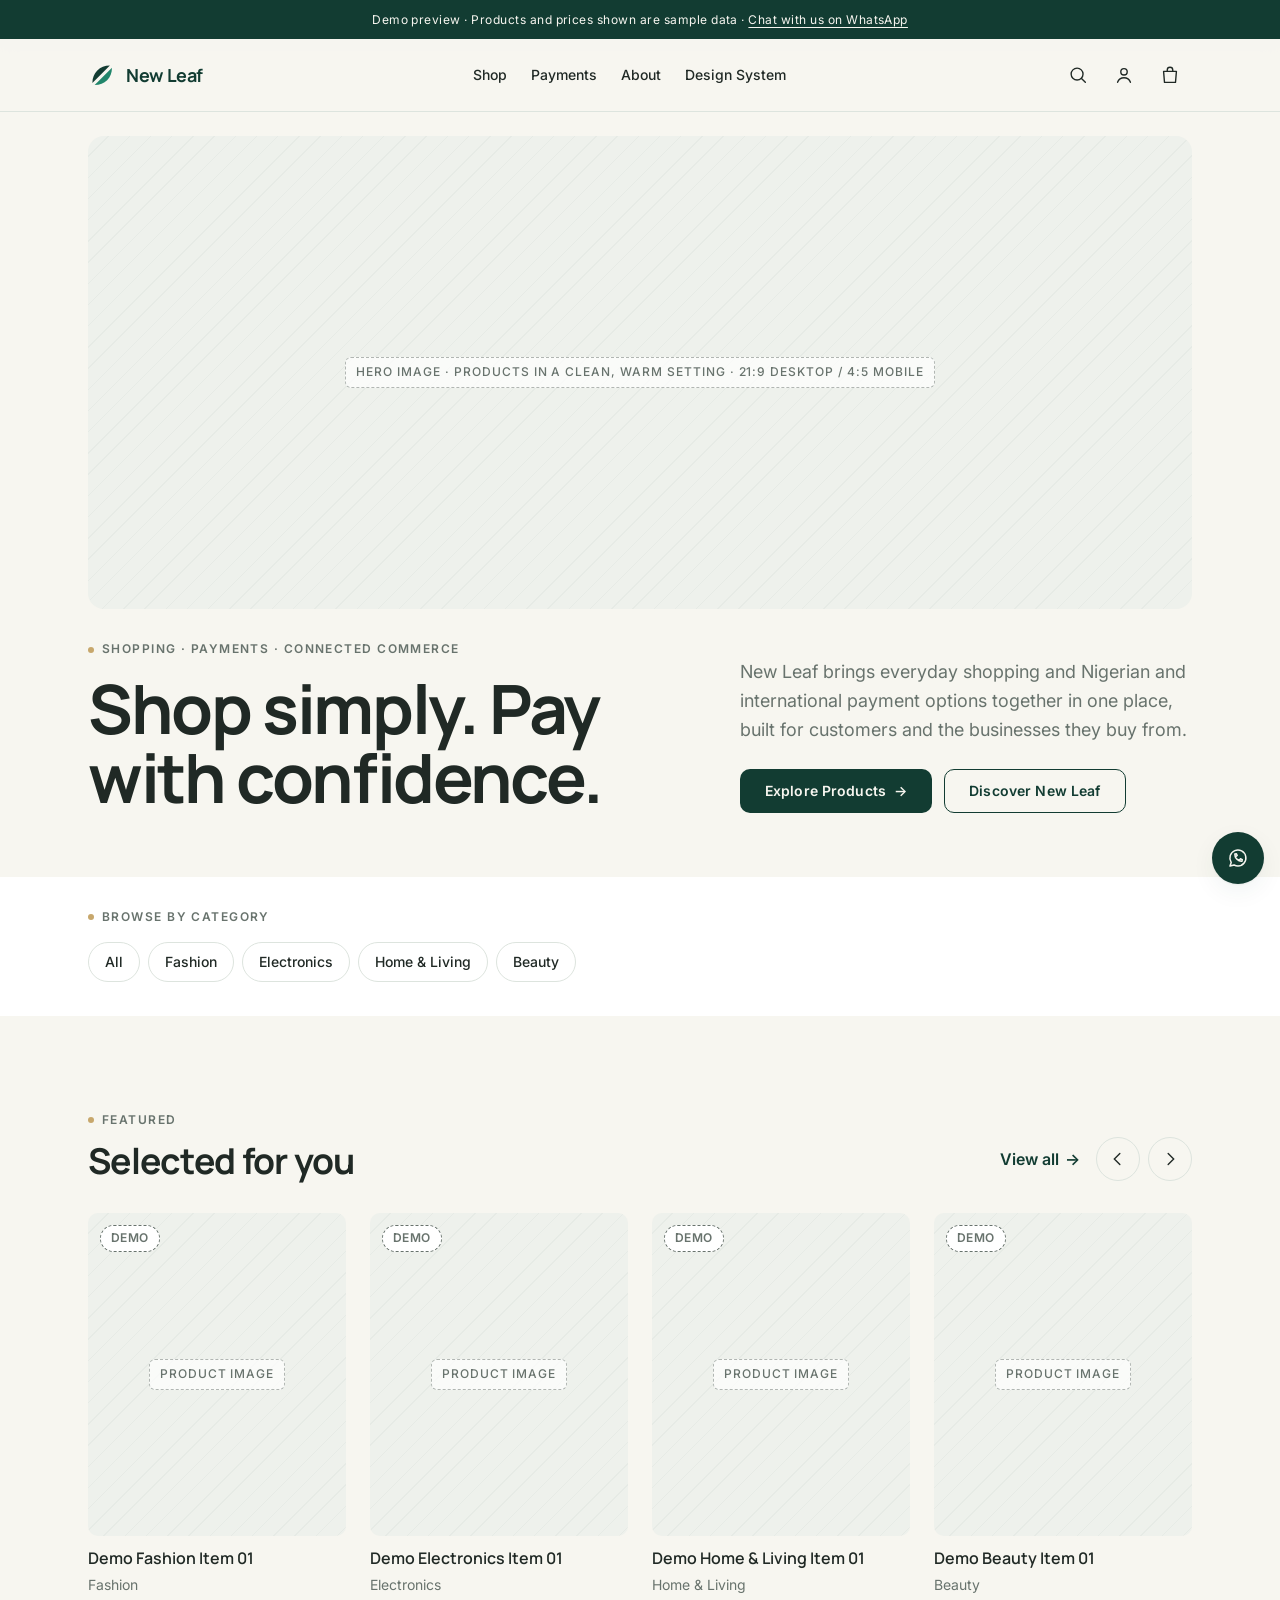
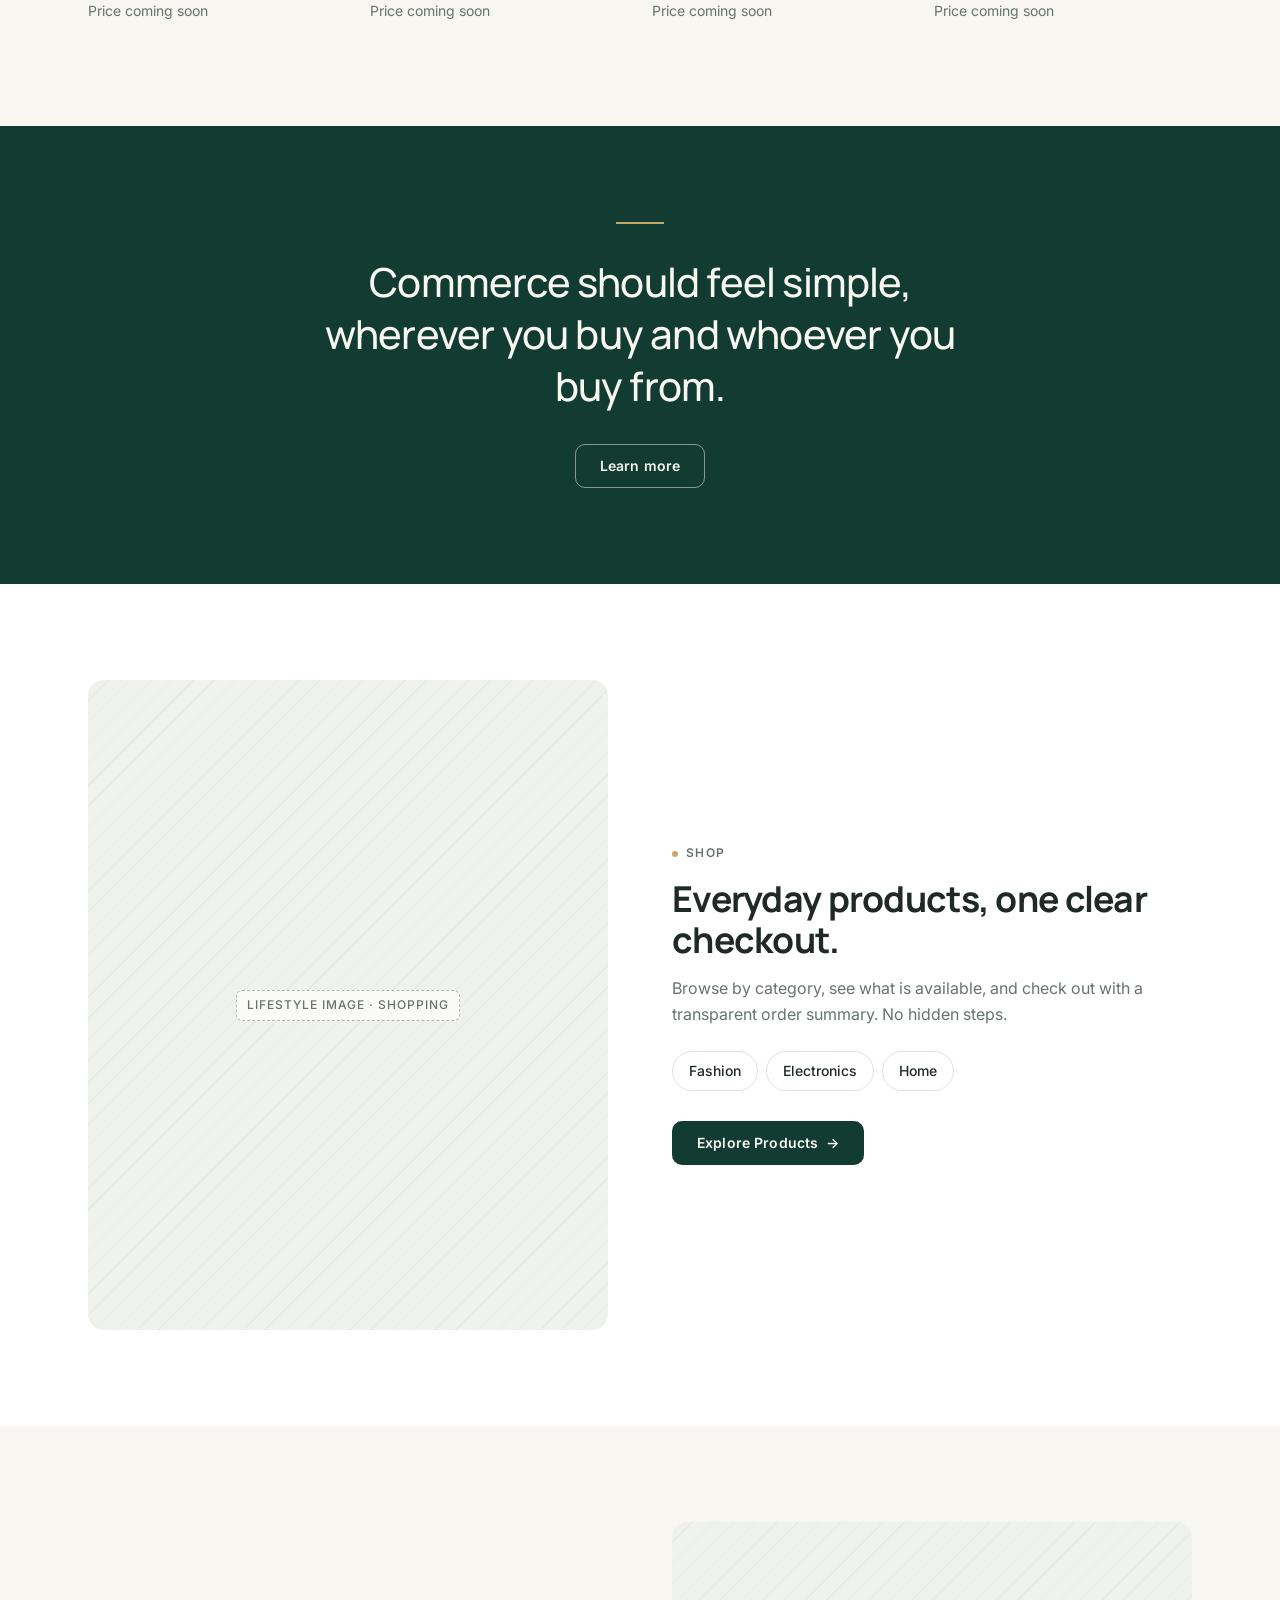
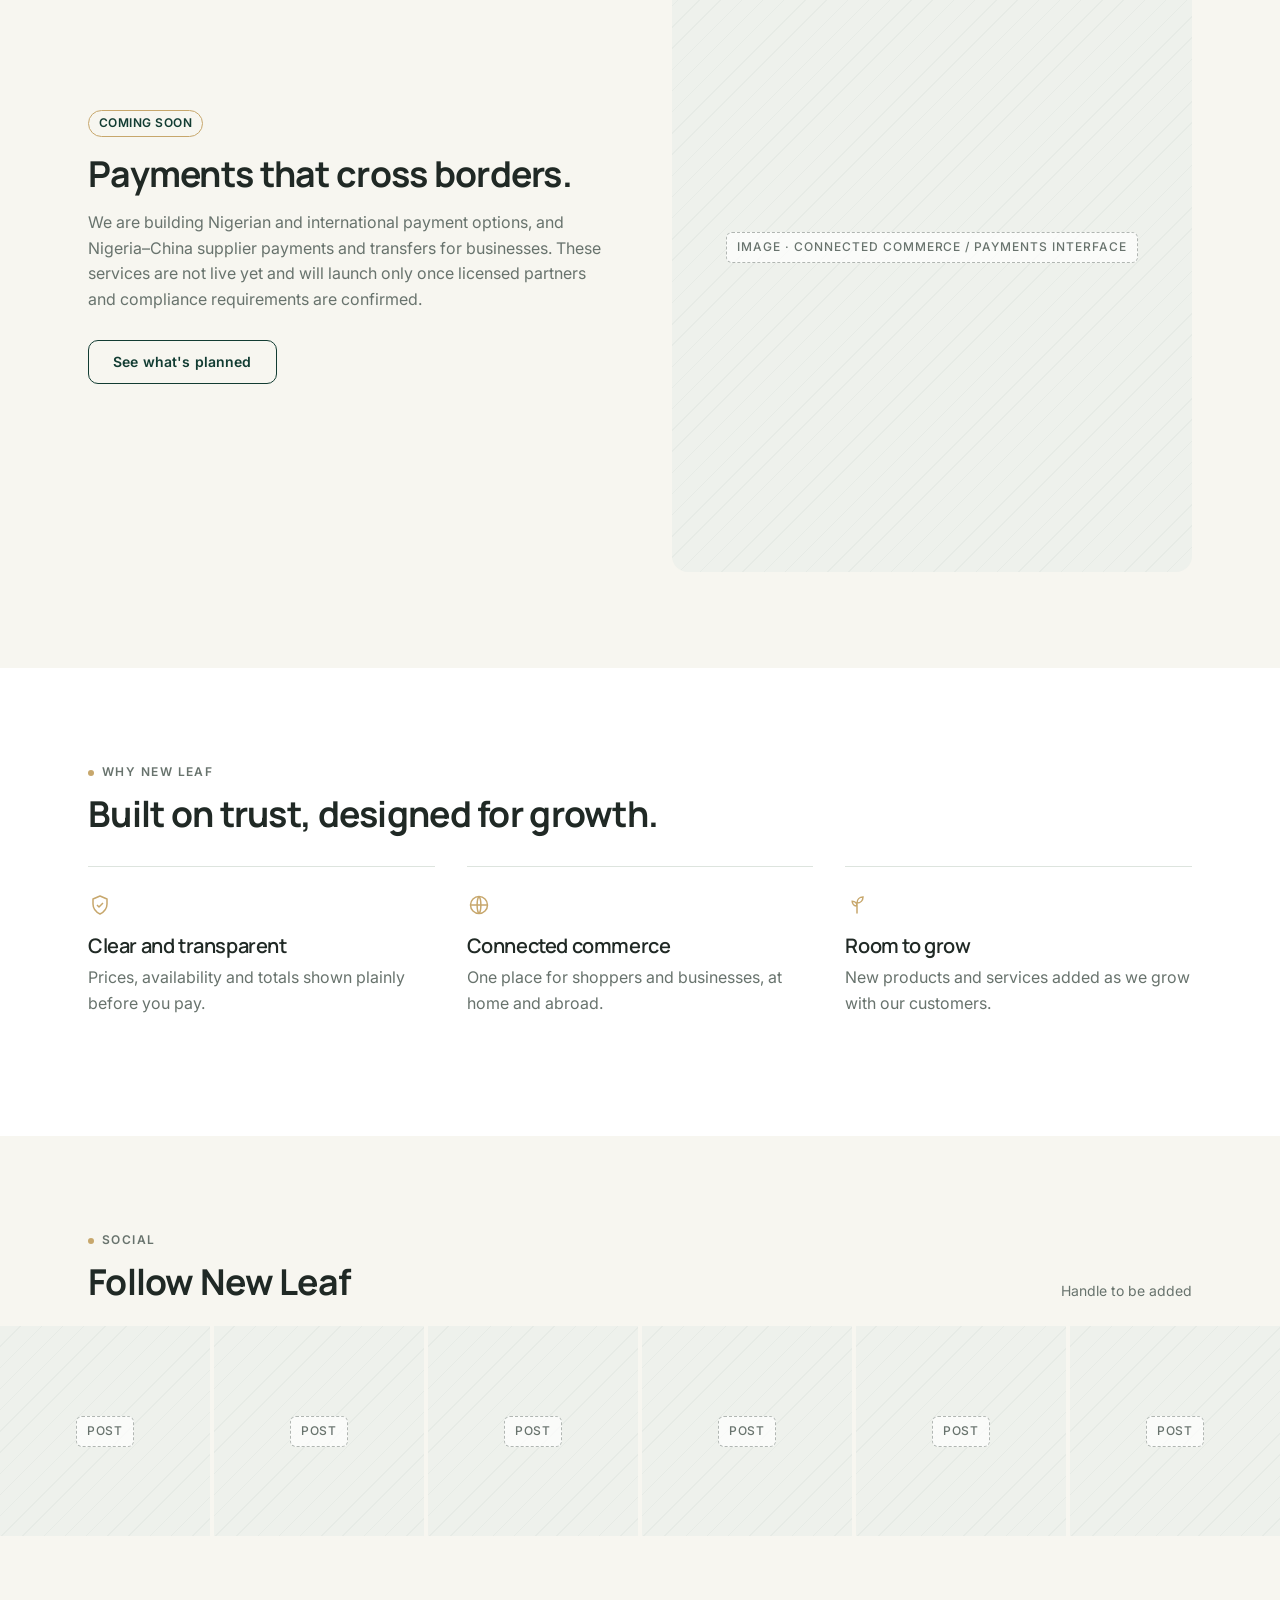
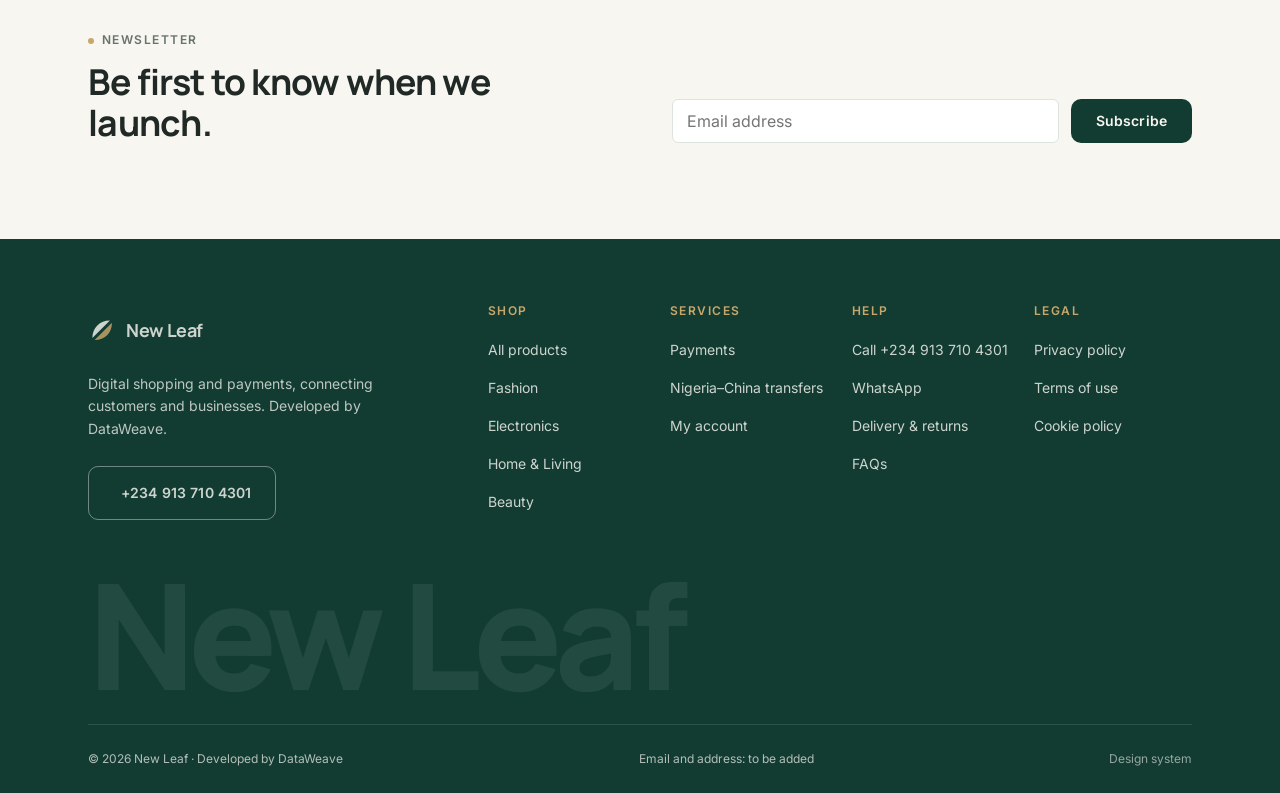
<file: index.html>
<!doctype html>
<html lang="en-NG">
<head>
  <meta charset="utf-8">
  <meta name="viewport" content="width=device-width, initial-scale=1">
  <title>New Leaf — Shop simply. Pay across borders.</title>
  <meta name="description" content="New Leaf connects shoppers and businesses through simple digital shopping and Nigerian and international payment options. Developed by DataWeave.">
  <meta name="theme-color" content="#123C32">
  <link rel="icon" href="assets/logo-mark.svg" type="image/svg+xml">
  <link rel="preconnect" href="https://fonts.googleapis.com"><link rel="preconnect" href="https://fonts.gstatic.com" crossorigin>
  <link href="https://fonts.googleapis.com/css2?family=Inter:wght@400;500;600&family=Manrope:wght@500;600;700;800&display=swap" rel="stylesheet">
  <link rel="stylesheet" href="css/tokens.css"><link rel="stylesheet" href="css/styles.css">
  <script src="js/site.js" defer></script>
</head>
<body>
<div data-header></div>

<main id="main">
  <!-- Hero -->
  <section class="hero">
    <div class="container">
      <div class="ph hero-media" data-label="Hero image · products in a clean, warm setting · 21:9 desktop / 4:5 mobile"></div>
      <div class="hero-copy">
        <div style="display:grid;gap:var(--nl-s4)">
          <span class="eyebrow">Shopping · Payments · Connected commerce</span>
          <h1>Shop simply. Pay with confidence.</h1>
        </div>
        <div class="hero-side">
          <p>New Leaf brings everyday shopping and Nigerian and international payment options together in one place, built for customers and the businesses they buy from.</p>
          <div class="hero-actions">
            <a class="btn btn-primary" href="shop.html">Explore Products <span class="arrow">→</span></a>
            <a class="btn btn-secondary" href="about.html">Discover New Leaf</a>
          </div>
        </div>
      </div>
    </div>
  </section>

  <!-- Categories -->
  <section class="band-white" style="padding:var(--nl-s6) 0">
    <div class="container" style="display:grid;gap:var(--nl-s4)">
      <span class="eyebrow">Browse by category</span>
      <nav class="chips" aria-label="Categories">
        <a class="chip" href="shop.html">All</a>
        <a class="chip" href="shop.html?c=fashion">Fashion</a>
        <a class="chip" href="shop.html?c=electronics">Electronics</a>
        <a class="chip" href="shop.html?c=home">Home &amp; Living</a>
        <a class="chip" href="shop.html?c=beauty">Beauty</a>
      </nav>
    </div>
  </section>

  <!-- Featured rail -->
  <section class="section">
    <div class="container">
      <div class="section-head">
        <div style="display:grid;gap:var(--nl-s3)">
          <span class="eyebrow">Featured</span>
          <h2>Selected for you</h2>
        </div>
        <div style="display:flex;gap:var(--nl-s4);align-items:center">
          <a class="btn-text" href="shop.html" style="display:inline-flex;align-items:center;gap:6px;text-decoration:none">View all <span class="arrow">→</span></a>
          <div class="rail-controls">
            <button class="icon-btn" type="button" aria-label="Previous products" data-rail-prev="featured-rail"><svg viewBox="0 0 24 24" fill="none" stroke="currentColor" stroke-width="1.5" stroke-linecap="round"><path d="M14 6l-6 6 6 6"/></svg></button>
            <button class="icon-btn" type="button" aria-label="Next products" data-rail-next="featured-rail"><svg viewBox="0 0 24 24" fill="none" stroke="currentColor" stroke-width="1.5" stroke-linecap="round"><path d="M10 6l6 6-6 6"/></svg></button>
          </div>
        </div>
      </div>
      <div class="rail" id="featured-rail" data-rail data-products="featured"></div>
    </div>
  </section>

  <!-- Statement band -->
  <section class="section band-forest">
    <div class="container statement reveal">
      <hr class="gold-rule" style="margin:0">
      <p class="big">Commerce should feel simple, wherever you buy and whoever you buy from.</p>
      <a class="btn btn-ghost-light" href="about.html">Learn more</a>
    </div>
  </section>

  <!-- Feature: shopping -->
  <section class="section band-white">
    <div class="container split reveal">
      <div class="ph r-4x5" data-label="Lifestyle image · shopping"></div>
      <div class="split-copy">
        <span class="eyebrow">Shop</span>
        <h2>Everyday products, one clear checkout.</h2>
        <p class="muted">Browse by category, see what is available, and check out with a transparent order summary. No hidden steps.</p>
        <div class="chips" style="margin-top:var(--nl-s2)">
          <a class="chip" href="shop.html?c=fashion">Fashion</a><a class="chip" href="shop.html?c=electronics">Electronics</a><a class="chip" href="shop.html?c=home">Home</a>
        </div>
        <a class="btn btn-primary" href="shop.html" style="justify-self:start;margin-top:var(--nl-s3)">Explore Products <span class="arrow">→</span></a>
      </div>
    </div>
  </section>

  <!-- Feature: payments (coming soon) -->
  <section class="section">
    <div class="container split reverse reveal">
      <div class="ph r-4x5" data-label="Image · connected commerce / payments interface"></div>
      <div class="split-copy">
        <span class="tag tag-gold" style="justify-self:start">Coming soon</span>
        <h2>Payments that cross borders.</h2>
        <p class="muted">We are building Nigerian and international payment options, and Nigeria–China supplier payments and transfers for businesses. These services are not live yet and will launch only once licensed partners and compliance requirements are confirmed.</p>
        <a class="btn btn-secondary" href="payments.html" style="justify-self:start;margin-top:var(--nl-s3)">See what's planned</a>
      </div>
    </div>
  </section>

  <!-- Values -->
  <section class="section band-white">
    <div class="container">
      <div class="section-head"><div style="display:grid;gap:var(--nl-s3)"><span class="eyebrow">Why New Leaf</span><h2>Built on trust, designed for growth.</h2></div></div>
      <div class="values cols">
        <div><svg viewBox="0 0 24 24" fill="none" stroke="currentColor" stroke-width="1.5" stroke-linejoin="round"><path d="M12 3l7 3v5c0 4.5-3 8-7 10-4-2-7-5.5-7-10V6l7-3z"/><path d="M9 12l2 2 4-4"/></svg><div><h3>Clear and transparent</h3><p class="muted" style="margin-top:6px">Prices, availability and totals shown plainly before you pay.</p></div></div>
        <div><svg viewBox="0 0 24 24" fill="none" stroke="currentColor" stroke-width="1.5"><circle cx="12" cy="12" r="8.5"/><path d="M3.5 12h17M12 3.5c2.5 2.6 2.5 14.4 0 17M12 3.5c-2.5 2.6-2.5 14.4 0 17"/></svg><div><h3>Connected commerce</h3><p class="muted" style="margin-top:6px">One place for shoppers and businesses, at home and abroad.</p></div></div>
        <div><svg viewBox="0 0 24 24" fill="none" stroke="currentColor" stroke-width="1.5" stroke-linecap="round"><path d="M12 20V10M12 10c0-3.5 2.5-6 6-6 0 3.5-2.5 6-6 6zM12 13c0-2.8-2-4.8-4.8-4.8 0 2.8 2 4.8 4.8 4.8z"/></svg><div><h3>Room to grow</h3><p class="muted" style="margin-top:6px">New products and services added as we grow with our customers.</p></div></div>
      </div>
    </div>
  </section>

  <!-- Social -->
  <section class="section" style="padding-bottom:0">
    <div class="container section-head" style="margin-bottom:var(--nl-s5)">
      <div style="display:grid;gap:var(--nl-s3)"><span class="eyebrow">Social</span><h2>Follow New Leaf</h2></div>
      <span class="muted small">Handle to be added</span>
    </div>
    <div class="social-strip">
      <div class="ph" data-label="Post"></div><div class="ph" data-label="Post"></div><div class="ph" data-label="Post"></div>
      <div class="ph" data-label="Post"></div><div class="ph" data-label="Post"></div><div class="ph" data-label="Post"></div>
    </div>
  </section>

  <!-- Newsletter -->
  <section class="section newsletter">
    <div class="container split" style="align-items:end">
      <div style="display:grid;gap:var(--nl-s3)"><span class="eyebrow">Newsletter</span><h2>Be first to know when we launch.</h2></div>
      <form data-newsletter>
        <label class="sr-only" for="nl-email">Email</label>
        <input class="input" id="nl-email" type="email" placeholder="Email address" required autocomplete="email">
        <button class="btn btn-primary" type="submit">Subscribe</button>
      </form>
    </div>
  </section>
</main>

<div data-footer></div>
</body>
</html>
</file>
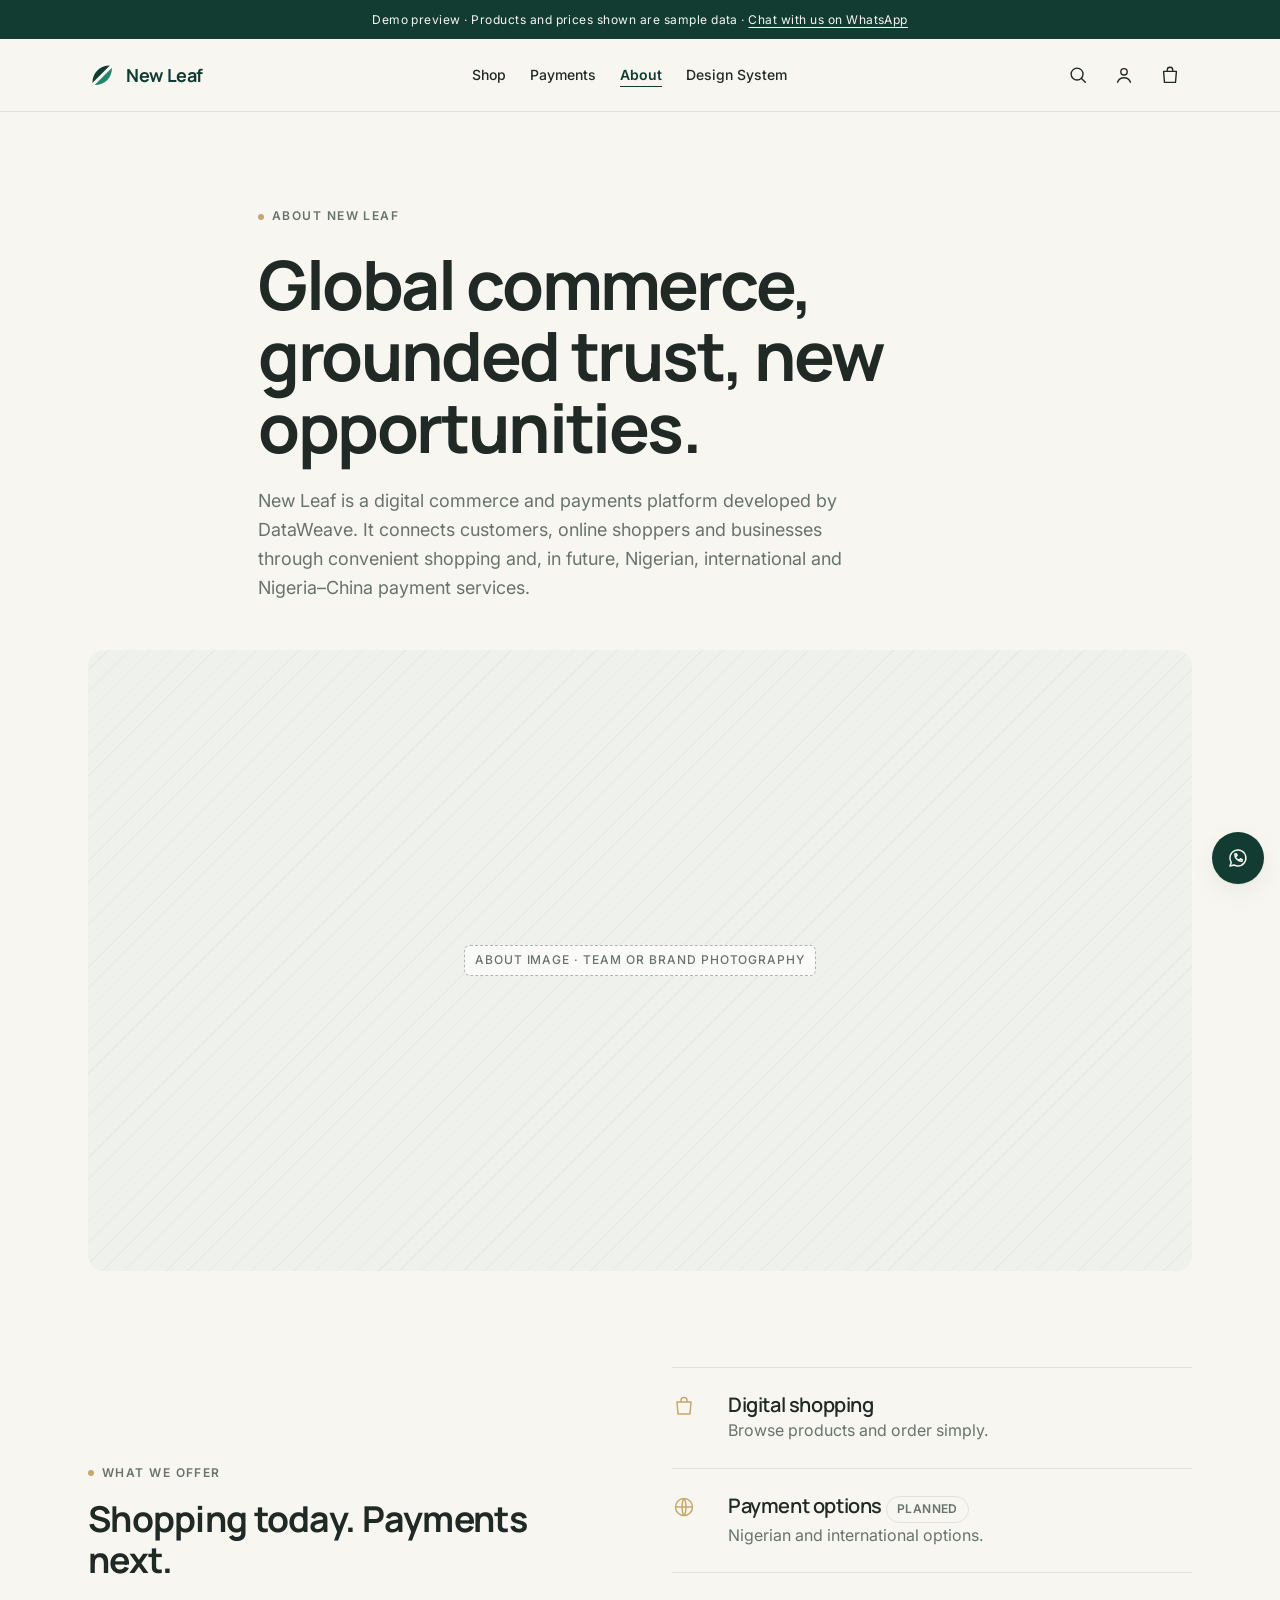
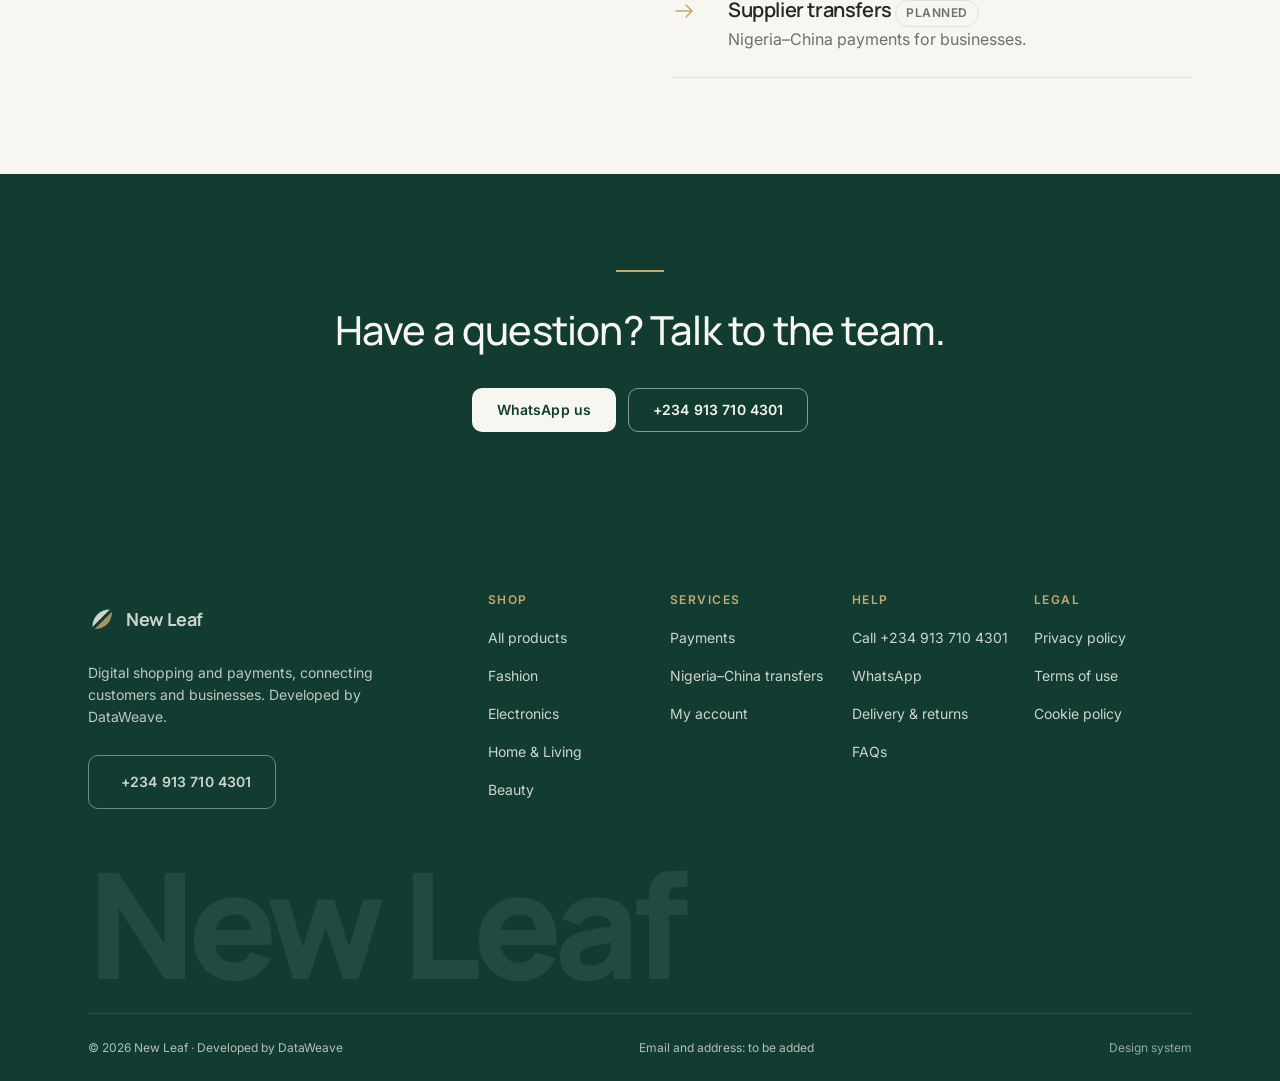
<file: about.html>
<!doctype html>
<html lang="en-NG">
<head>
  <meta charset="utf-8">
  <meta name="viewport" content="width=device-width, initial-scale=1">
  <title>About — New Leaf</title>
  <meta name="theme-color" content="#123C32">
  <link rel="icon" href="assets/logo-mark.svg" type="image/svg+xml">
  <link rel="preconnect" href="https://fonts.googleapis.com"><link rel="preconnect" href="https://fonts.gstatic.com" crossorigin>
  <link href="https://fonts.googleapis.com/css2?family=Inter:wght@400;500;600&family=Manrope:wght@500;600;700;800&display=swap" rel="stylesheet">
  <link rel="stylesheet" href="css/tokens.css"><link rel="stylesheet" href="css/styles.css">
  <script src="js/site.js" defer></script>
</head>
<body>
<div data-header></div>
<main id="main">
<section class="section" style="padding-bottom:var(--nl-s7)">
  <div class="container" style="display:grid;gap:var(--nl-s5);max-width:860px">
    <span class="eyebrow">About New Leaf</span>
    <h1 style="font-size:var(--nl-display);letter-spacing:-.035em;line-height:1.05">Global commerce, grounded trust, new opportunities.</h1>
    <p class="muted" style="font-size:var(--nl-body-lg);max-width:56ch">New Leaf is a digital commerce and payments platform developed by DataWeave. It connects customers, online shoppers and businesses through convenient shopping and, in future, Nigerian, international and Nigeria–China payment services.</p>
  </div>
</section>
<div class="container"><div class="ph r-16x9" data-label="About image · team or brand photography" style="border-radius:var(--nl-radius-lg)"></div></div>
<section class="section">
  <div class="container split">
    <div class="split-copy"><span class="eyebrow">What we offer</span><h2>Shopping today. Payments next.</h2></div>
    <div class="values">
      <div><svg viewBox="0 0 24 24" fill="none" stroke="currentColor" stroke-width="1.5" stroke-linejoin="round"><path d="M5 8h14l-1 12H6L5 8z"/><path d="M9 8V6.5a3 3 0 016 0V8"/></svg><div><h3>Digital shopping</h3><p class="muted">Browse products and order simply.</p></div></div>
      <div><svg viewBox="0 0 24 24" fill="none" stroke="currentColor" stroke-width="1.5"><circle cx="12" cy="12" r="8.5"/><path d="M3.5 12h17M12 3.5c2.5 2.6 2.5 14.4 0 17M12 3.5c-2.5 2.6-2.5 14.4 0 17"/></svg><div><h3>Payment options <span class="tag tag-outline">Planned</span></h3><p class="muted">Nigerian and international options.</p></div></div>
      <div><svg viewBox="0 0 24 24" fill="none" stroke="currentColor" stroke-width="1.5" stroke-linecap="round"><path d="M4 12h16M14 6l6 6-6 6"/></svg><div><h3>Supplier transfers <span class="tag tag-outline">Planned</span></h3><p class="muted">Nigeria–China payments for businesses.</p></div></div>
    </div>
  </div>
</section>
<section class="section band-forest">
  <div class="container statement">
    <hr class="gold-rule" style="margin:0">
    <p class="big">Have a question? Talk to the team.</p>
    <div style="display:flex;gap:var(--nl-s3);flex-wrap:wrap;justify-content:center"><a class="btn btn-light" data-wa href="#">WhatsApp us</a><a class="btn btn-ghost-light" data-phone href="#"></a></div>
  </div>
</section>
</main>
<div data-footer></div>
</body>
</html>
</file>
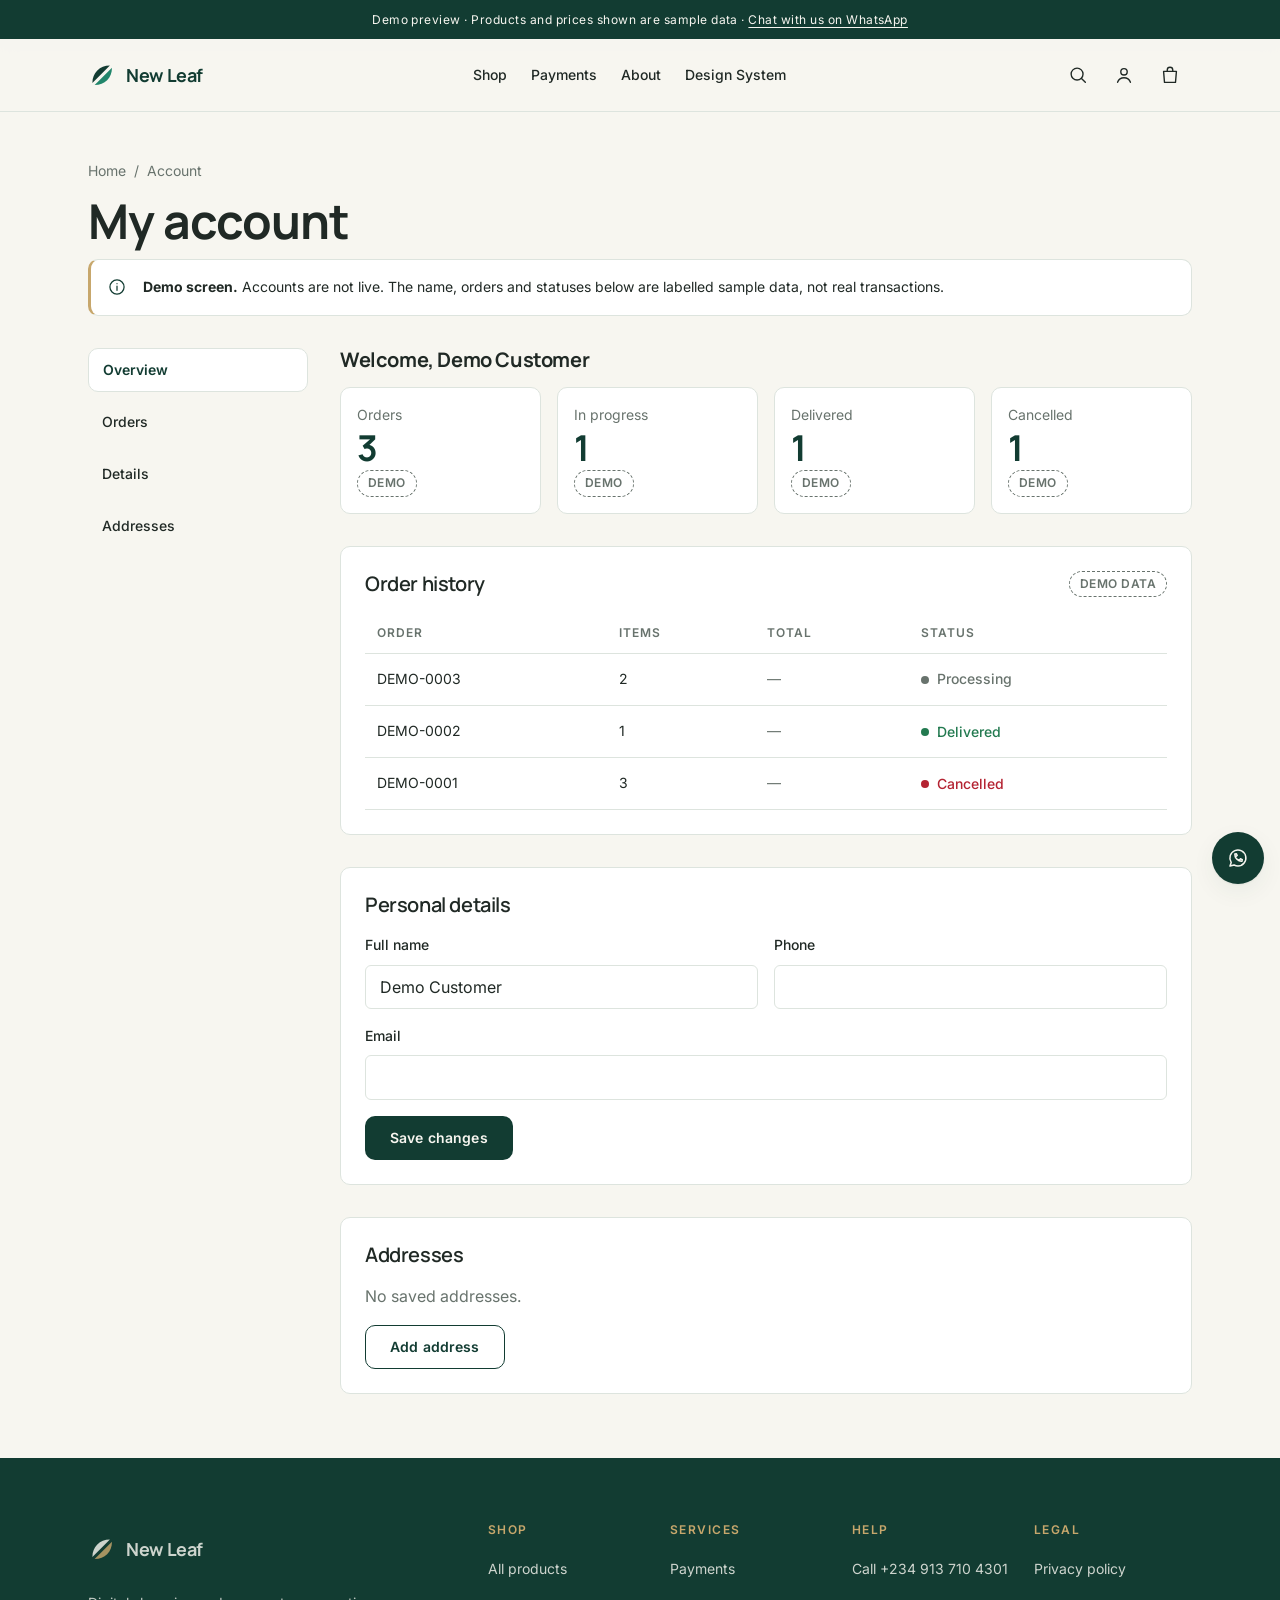
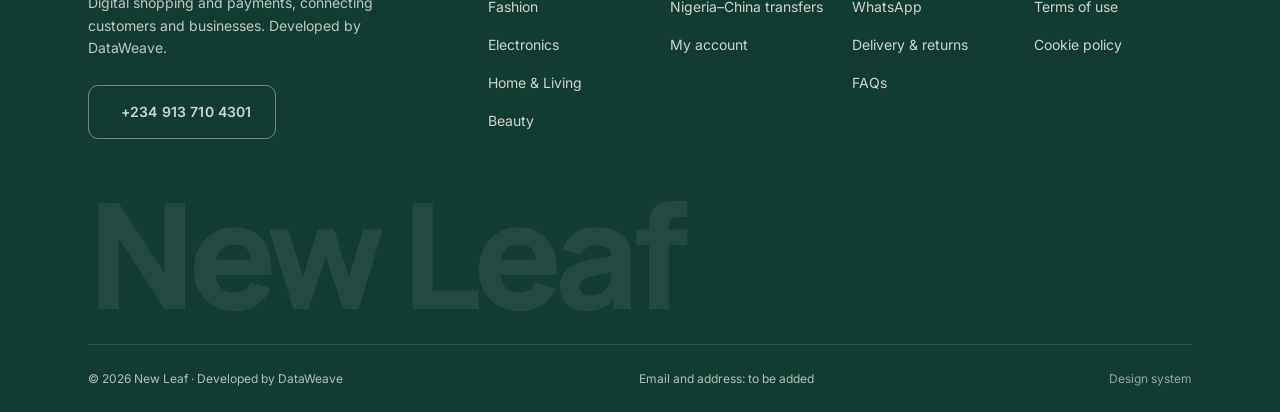
<file: account.html>
<!doctype html>
<html lang="en-NG">
<head>
  <meta charset="utf-8">
  <meta name="viewport" content="width=device-width, initial-scale=1">
  <title>Account — New Leaf</title>
  <meta name="theme-color" content="#123C32">
  <link rel="icon" href="assets/logo-mark.svg" type="image/svg+xml">
  <link rel="preconnect" href="https://fonts.googleapis.com"><link rel="preconnect" href="https://fonts.gstatic.com" crossorigin>
  <link href="https://fonts.googleapis.com/css2?family=Inter:wght@400;500;600&family=Manrope:wght@500;600;700;800&display=swap" rel="stylesheet">
  <link rel="stylesheet" href="css/tokens.css"><link rel="stylesheet" href="css/styles.css">
  <script src="js/site.js" defer></script>
</head>
<body>
<div data-header></div>
<main id="main">
<div class="container">
  <div class="page-head">
    <nav class="crumbs" aria-label="Breadcrumb"><a href="index.html">Home</a><span>/</span><span>Account</span></nav>
    <h1>My account</h1>
    <div class="notice"><svg viewBox="0 0 24 24" fill="none" stroke="currentColor" stroke-width="1.5" stroke-linecap="round"><circle cx="12" cy="12" r="8.5"/><path d="M12 11v5M12 8h.01"/></svg><p><strong>Demo screen.</strong> Accounts are not live. The name, orders and statuses below are labelled sample data, not real transactions.</p></div>
  </div>
  <div class="account">
    <nav class="account-nav" aria-label="Account">
      <a href="#overview" aria-current="page">Overview</a><a href="#orders">Orders</a><a href="#details">Details</a><a href="#addresses">Addresses</a>
    </nav>
    <div style="display:grid;gap:var(--nl-s6)">
      <section id="overview" style="display:grid;gap:var(--nl-s4)">
        <h2 style="font-size:var(--nl-h3)">Welcome, Demo Customer</h2>
        <div class="stats">
          <div class="stat"><span class="muted small">Orders</span><strong>3</strong><span class="tag tag-demo" style="justify-self:start">Demo</span></div>
          <div class="stat"><span class="muted small">In progress</span><strong>1</strong><span class="tag tag-demo" style="justify-self:start">Demo</span></div>
          <div class="stat"><span class="muted small">Delivered</span><strong>1</strong><span class="tag tag-demo" style="justify-self:start">Demo</span></div>
          <div class="stat"><span class="muted small">Cancelled</span><strong>1</strong><span class="tag tag-demo" style="justify-self:start">Demo</span></div>
        </div>
      </section>
      <section id="orders" class="panel" style="display:grid;gap:var(--nl-s4)">
        <div style="display:flex;justify-content:space-between;align-items:center;gap:var(--nl-s3)"><h3 style="margin:0">Order history</h3><span class="tag tag-demo">Demo data</span></div>
        <div class="table-wrap"><table>
          <thead><tr><th scope="col">Order</th><th scope="col">Items</th><th scope="col">Total</th><th scope="col">Status</th></tr></thead>
          <tbody>
            <tr><td>DEMO-0003</td><td>2</td><td class="muted">—</td><td><span class="status status-wait">Processing</span></td></tr>
            <tr><td>DEMO-0002</td><td>1</td><td class="muted">—</td><td><span class="status status-ok">Delivered</span></td></tr>
            <tr><td>DEMO-0001</td><td>3</td><td class="muted">—</td><td><span class="status status-err">Cancelled</span></td></tr>
          </tbody>
        </table></div>
      </section>
      <section id="details" class="panel">
        <h3>Personal details</h3>
        <form class="form-grid two" onsubmit="event.preventDefault();toast('Accounts are not live yet.')">
          <div class="field"><label for="a-name">Full name</label><input class="input" id="a-name" value="Demo Customer" autocomplete="name"></div>
          <div class="field"><label for="a-phone">Phone</label><input class="input" id="a-phone" type="tel" autocomplete="tel"></div>
          <div class="field full"><label for="a-email">Email</label><input class="input" id="a-email" type="email" autocomplete="email"></div>
          <div class="full"><button class="btn btn-primary" type="submit">Save changes</button></div>
        </form>
      </section>
      <section id="addresses" class="panel">
        <h3>Addresses</h3>
        <p class="muted">No saved addresses.</p>
        <button class="btn btn-secondary" type="button" style="margin-top:var(--nl-s4)" onclick="toast('Accounts are not live yet.')">Add address</button>
      </section>
    </div>
  </div>
</div>
</main>
<div data-footer></div>
</body>
</html>
</file>
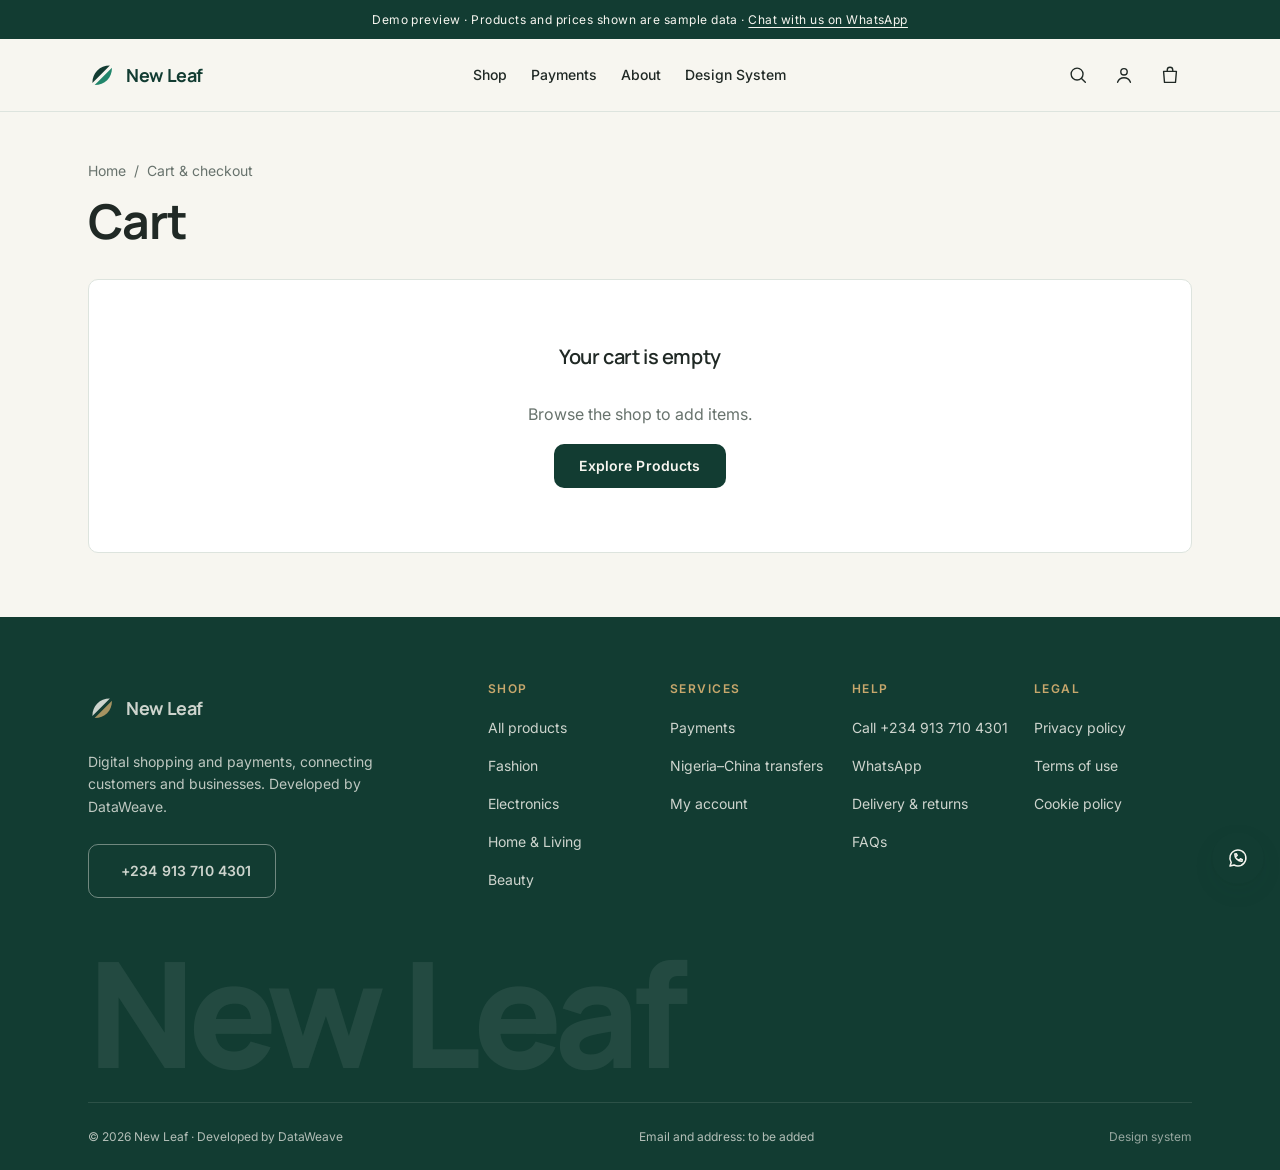
<file: cart.html>
<!doctype html>
<html lang="en-NG">
<head>
  <meta charset="utf-8">
  <meta name="viewport" content="width=device-width, initial-scale=1">
  <title>Cart — New Leaf</title>
  <meta name="theme-color" content="#123C32">
  <link rel="icon" href="assets/logo-mark.svg" type="image/svg+xml">
  <link rel="preconnect" href="https://fonts.googleapis.com"><link rel="preconnect" href="https://fonts.gstatic.com" crossorigin>
  <link href="https://fonts.googleapis.com/css2?family=Inter:wght@400;500;600&family=Manrope:wght@500;600;700;800&display=swap" rel="stylesheet">
  <link rel="stylesheet" href="css/tokens.css"><link rel="stylesheet" href="css/styles.css">
  <script src="js/site.js" defer></script>
</head>
<body>
<div data-header></div>
<main id="main">
<div class="container">
  <div class="page-head">
    <nav class="crumbs" aria-label="Breadcrumb"><a href="index.html">Home</a><span>/</span><span>Cart &amp; checkout</span></nav>
    <h1>Cart</h1>
  </div>
  <div class="empty panel" data-empty hidden>
    <h3>Your cart is empty</h3><p class="muted">Browse the shop to add items.</p>
    <a class="btn btn-primary" href="shop.html">Explore Products</a>
  </div>
  <div class="checkout" data-checkout hidden>
    <div style="display:grid;gap:var(--nl-s5)">
      <div class="steps" aria-label="Checkout steps"><span aria-current="step">1. Cart</span><span>2. Details</span><span>3. Payment</span></div>
      <div class="panel"><h3>Items</h3><div data-lines></div></div>
      <form class="panel" data-details novalidate>
        <h3>Delivery details</h3>
        <div class="form-grid two">
          <div class="field"><label for="f-name">Full name</label><input class="input" id="f-name" autocomplete="name" required></div>
          <div class="field"><label for="f-phone">Phone</label><input class="input" id="f-phone" type="tel" autocomplete="tel" required></div>
          <div class="field full"><label for="f-email">Email</label><input class="input" id="f-email" type="email" autocomplete="email" required></div>
          <div class="field full"><label for="f-addr">Delivery address</label><input class="input" id="f-addr" autocomplete="street-address" required></div>
          <div class="field"><label for="f-city">City</label><input class="input" id="f-city" autocomplete="address-level2" required></div>
          <div class="field"><label for="f-state">State</label><input class="input" id="f-state" autocomplete="address-level1" required></div>
        </div>
      </form>
      <div class="panel">
        <h3>Payment</h3>
        <div style="display:grid;gap:var(--nl-s3)">
          <div class="pay-option" aria-disabled="true"><input type="radio" disabled aria-label="Card payment"><span>Card payment</span><span class="tag tag-outline">Not yet available</span></div>
          <div class="pay-option" aria-disabled="true"><input type="radio" disabled aria-label="Bank transfer"><span>Bank transfer</span><span class="tag tag-outline">Not yet available</span></div>
          <div class="pay-option" aria-disabled="true"><input type="radio" disabled aria-label="International payment"><span>International payment</span><span class="tag tag-outline">Not yet available</span></div>
        </div>
        <div class="notice" style="margin-top:var(--nl-s4)"><svg viewBox="0 0 24 24" fill="none" stroke="currentColor" stroke-width="1.5" stroke-linecap="round"><circle cx="12" cy="12" r="8.5"/><path d="M12 11v5M12 8h.01"/></svg><p>Online payment is not live. You can send this order to the New Leaf team on WhatsApp instead, and they will confirm price and payment with you.</p></div>
      </div>
    </div>
    <aside class="panel">
      <h3>Order summary</h3>
      <div class="sum-row"><span class="muted">Items</span><span data-items></span></div>
      <div class="sum-row"><span class="muted">Subtotal</span><span class="muted">Confirmed on WhatsApp</span></div>
      <div class="sum-row"><span class="muted">Delivery</span><span class="muted">Confirmed on WhatsApp</span></div>
      <div class="sum-row total"><span>Total</span><span class="muted" style="font-weight:500">To be confirmed</span></div>
      <div class="field-error" data-err role="alert" style="margin:var(--nl-s3) 0" hidden></div>
      <button class="btn btn-primary btn-block" type="button" data-send style="margin-top:var(--nl-s4)">Send order on WhatsApp</button>
      <p class="hint" style="margin-top:var(--nl-s3)">No payment is taken on this site. Products shown are demo items.</p>
    </aside>
  </div>
  <div style="height:var(--nl-s8)"></div>
</div>
<script>
document.addEventListener("nl:ready", () => {
  function render() {
    const cart = Cart.read();
    const ids = Object.keys(cart).filter(id => PRODUCTS.some(p => p.id === id));
    document.querySelector("[data-empty]").hidden = ids.length > 0;
    document.querySelector("[data-checkout]").hidden = ids.length === 0;
    document.querySelector("[data-items]").textContent = Cart.count();
    document.querySelector("[data-lines]").innerHTML = ids.map(id => {
      const p = PRODUCTS.find(x => x.id === id);
      return `<div class="line"><div class="ph r-1x1" data-label=""></div>
        <div style="display:grid;gap:4px"><a href="product.html?id=${p.id}" style="color:inherit;text-decoration:none;font-weight:600">${esc(p.name)}</a>
        <span class="price-pending">${formatPrice(p.price)}</span>
        <div class="qty" role="group" aria-label="Quantity for ${esc(p.name)}" style="justify-self:start;margin-top:6px"><button type="button" data-set="${p.id}" data-d="-1" aria-label="Decrease">−</button><output>${cart[id]}</output><button type="button" data-set="${p.id}" data-d="1" aria-label="Increase">+</button></div></div>
        <button class="btn-text small" type="button" data-remove="${p.id}">Remove</button></div>`;
    }).join("");
  }
  document.querySelector("[data-lines]").addEventListener("click", e => {
    const s = e.target.closest("[data-set]"), r = e.target.closest("[data-remove]");
    if (s) Cart.set(s.dataset.set, (Cart.read()[s.dataset.set] || 0) + Number(s.dataset.d));
    if (r) Cart.set(r.dataset.remove, 0);
    render();
  });
  document.querySelector("[data-send]").addEventListener("click", () => {
    const form = document.querySelector("[data-details]"); const err = document.querySelector("[data-err]");
    const fields = [...form.querySelectorAll("input")];
    fields.forEach(i => i.setAttribute("aria-invalid", String(!i.checkValidity())));
    const bad = fields.find(i => !i.checkValidity());
    if (bad) { err.hidden = false; err.textContent = "Please complete your delivery details."; bad.focus(); return; }
    err.hidden = true;
    const cart = Cart.read(); const v = id => document.getElementById(id).value.trim();
    const lines = Object.keys(cart).map(id => `• ${cart[id]} × ${PRODUCTS.find(p => p.id === id).name}`).join("\n");
    const msg = `Hello New Leaf, I'd like to order:\n${lines}\n\nName: ${v("f-name")}\nPhone: ${v("f-phone")}\nEmail: ${v("f-email")}\nAddress: ${v("f-addr")}, ${v("f-city")}, ${v("f-state")}`;
    window.open(`${CONTACT.whatsapp}?text=${encodeURIComponent(msg)}`, "_blank", "noopener");
  });
  render();
});
</script>
</main>
<div data-footer></div>
</body>
</html>
</file>
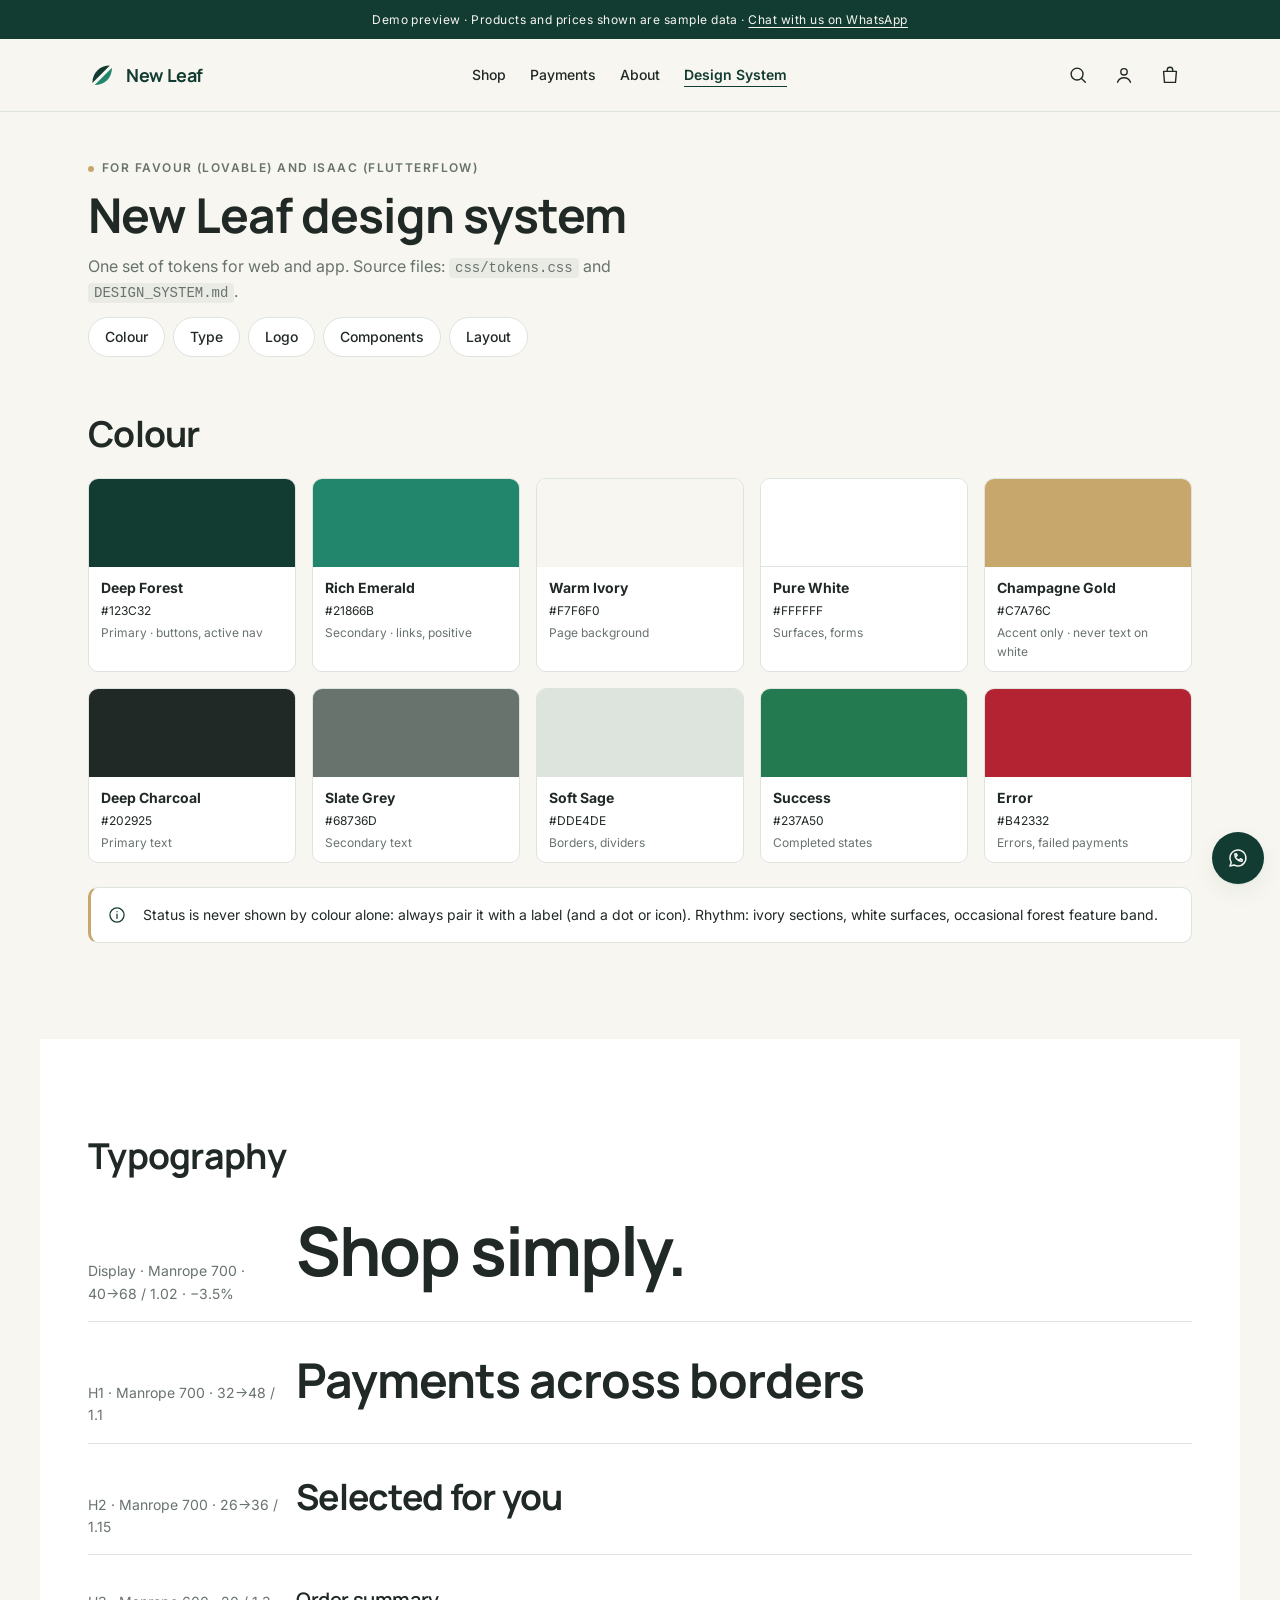
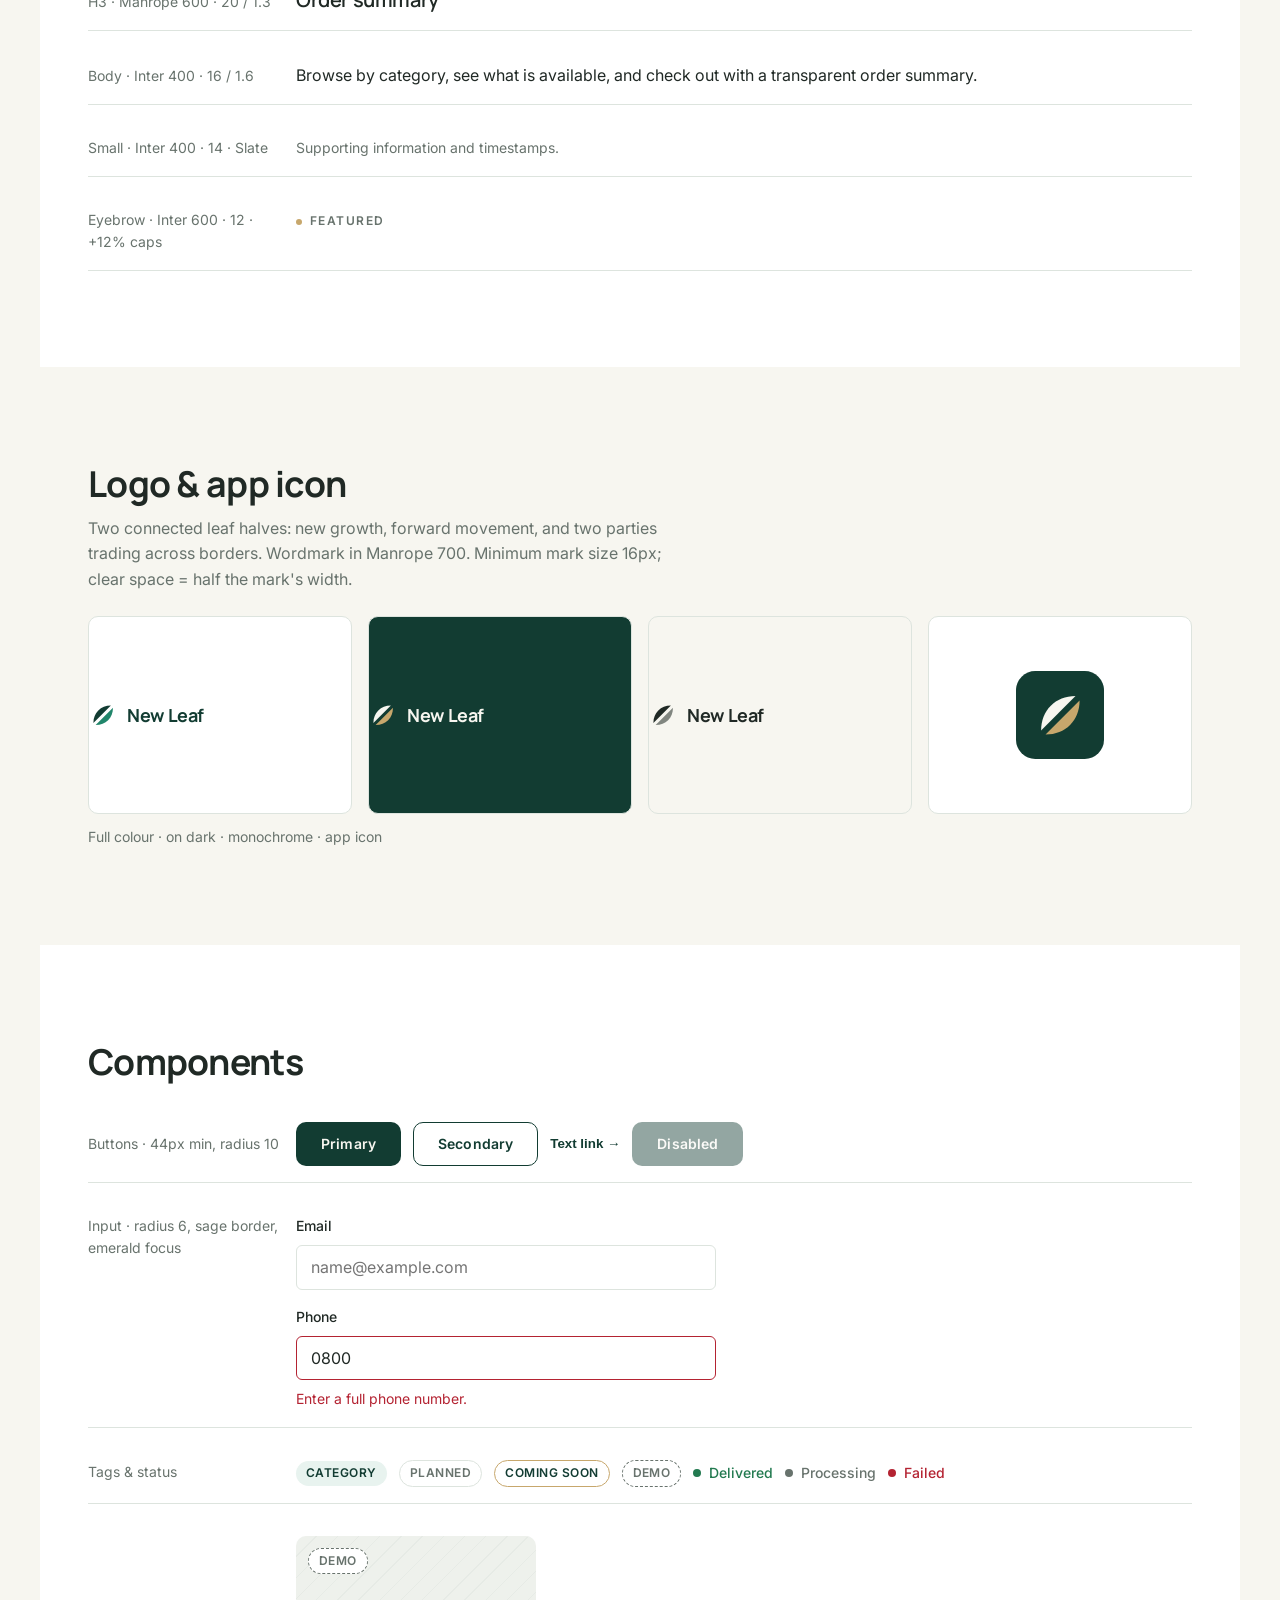
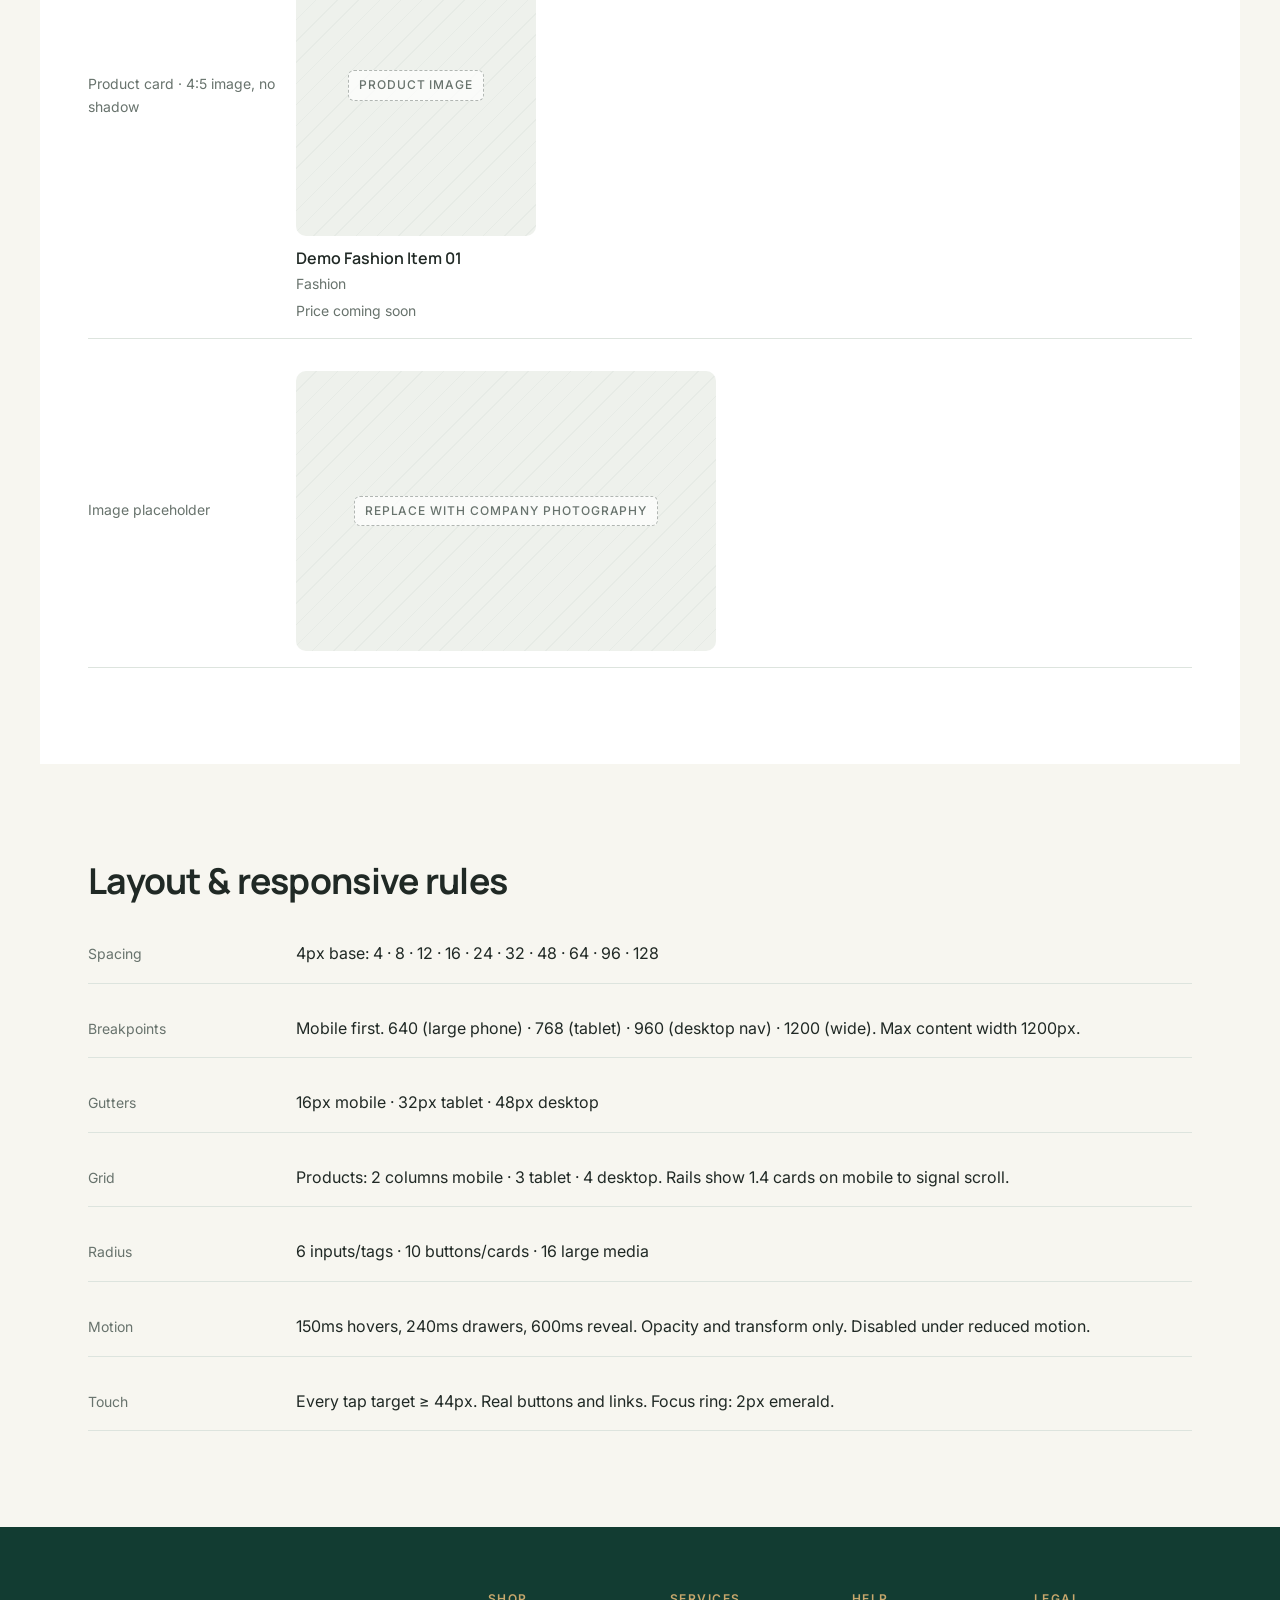
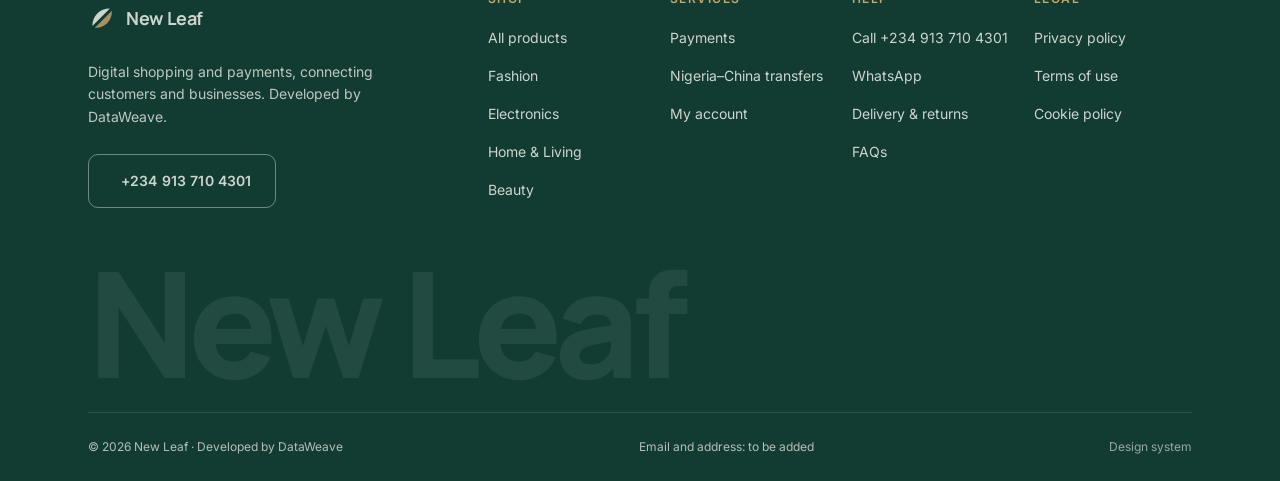
<file: design-system.html>
<!doctype html>
<html lang="en-NG">
<head>
  <meta charset="utf-8">
  <meta name="viewport" content="width=device-width, initial-scale=1">
  <title>Design System — New Leaf</title>
  <meta name="theme-color" content="#123C32">
  <link rel="icon" href="assets/logo-mark.svg" type="image/svg+xml">
  <link rel="preconnect" href="https://fonts.googleapis.com"><link rel="preconnect" href="https://fonts.gstatic.com" crossorigin>
  <link href="https://fonts.googleapis.com/css2?family=Inter:wght@400;500;600&family=Manrope:wght@500;600;700;800&display=swap" rel="stylesheet">
  <link rel="stylesheet" href="css/tokens.css"><link rel="stylesheet" href="css/styles.css">
  <script src="js/site.js" defer></script>
</head>
<body>
<div data-header></div>
<main id="main">
<div class="container">
  <div class="page-head">
    <span class="eyebrow">For Favour (Lovable) and Isaac (FlutterFlow)</span>
    <h1>New Leaf design system</h1>
    <p class="muted" style="max-width:60ch">One set of tokens for web and app. Source files: <code>css/tokens.css</code> and <code>DESIGN_SYSTEM.md</code>.</p>
    <nav class="ds-nav" aria-label="Sections"><a class="chip" href="#colour">Colour</a><a class="chip" href="#type">Type</a><a class="chip" href="#logo">Logo</a><a class="chip" href="#components">Components</a><a class="chip" href="#layout">Layout</a></nav>
  </div>

  <section id="colour" class="section" style="padding-top:var(--nl-s5)">
    <h2 style="margin-bottom:var(--nl-s5)">Colour</h2>
    <div class="swatches">
      <div class="swatch"><i style="background:#123C32"></i><div><b>Deep Forest</b>#123C32<span class="muted">Primary · buttons, active nav</span></div></div>
      <div class="swatch"><i style="background:#21866B"></i><div><b>Rich Emerald</b>#21866B<span class="muted">Secondary · links, positive</span></div></div>
      <div class="swatch"><i style="background:#F7F6F0"></i><div><b>Warm Ivory</b>#F7F6F0<span class="muted">Page background</span></div></div>
      <div class="swatch"><i style="background:#FFFFFF;border-bottom:1px solid #DDE4DE"></i><div><b>Pure White</b>#FFFFFF<span class="muted">Surfaces, forms</span></div></div>
      <div class="swatch"><i style="background:#C7A76C"></i><div><b>Champagne Gold</b>#C7A76C<span class="muted">Accent only · never text on white</span></div></div>
      <div class="swatch"><i style="background:#202925"></i><div><b>Deep Charcoal</b>#202925<span class="muted">Primary text</span></div></div>
      <div class="swatch"><i style="background:#68736D"></i><div><b>Slate Grey</b>#68736D<span class="muted">Secondary text</span></div></div>
      <div class="swatch"><i style="background:#DDE4DE"></i><div><b>Soft Sage</b>#DDE4DE<span class="muted">Borders, dividers</span></div></div>
      <div class="swatch"><i style="background:#237A50"></i><div><b>Success</b>#237A50<span class="muted">Completed states</span></div></div>
      <div class="swatch"><i style="background:#B42332"></i><div><b>Error</b>#B42332<span class="muted">Errors, failed payments</span></div></div>
    </div>
    <div class="notice" style="margin-top:var(--nl-s5)"><svg viewBox="0 0 24 24" fill="none" stroke="currentColor" stroke-width="1.5" stroke-linecap="round"><circle cx="12" cy="12" r="8.5"/><path d="M12 11v5M12 8h.01"/></svg><p>Status is never shown by colour alone: always pair it with a label (and a dot or icon). Rhythm: ivory sections, white surfaces, occasional forest feature band.</p></div>
  </section>

  <section id="type" class="section band-white" style="margin:0 calc(var(--nl-gutter) * -1);padding-left:var(--nl-gutter);padding-right:var(--nl-gutter)">
    <h2 style="margin-bottom:var(--nl-s5)">Typography</h2>
    <div class="spec">
      <div class="spec-row"><span class="muted small">Display · Manrope 700 · 40→68 / 1.02 · −3.5%</span><span style="font:700 var(--nl-display)/1.02 var(--nl-font-heading);letter-spacing:-.035em">Shop simply.</span></div>
      <div class="spec-row"><span class="muted small">H1 · Manrope 700 · 32→48 / 1.1</span><h1>Payments across borders</h1></div>
      <div class="spec-row"><span class="muted small">H2 · Manrope 700 · 26→36 / 1.15</span><h2>Selected for you</h2></div>
      <div class="spec-row"><span class="muted small">H3 · Manrope 600 · 20 / 1.3</span><h3>Order summary</h3></div>
      <div class="spec-row"><span class="muted small">Body · Inter 400 · 16 / 1.6</span><p>Browse by category, see what is available, and check out with a transparent order summary.</p></div>
      <div class="spec-row"><span class="muted small">Small · Inter 400 · 14 · Slate</span><p class="small muted">Supporting information and timestamps.</p></div>
      <div class="spec-row"><span class="muted small">Eyebrow · Inter 600 · 12 · +12% caps</span><span class="eyebrow">Featured</span></div>
    </div>
  </section>

  <section id="logo" class="section">
    <h2 style="margin-bottom:var(--nl-s3)">Logo &amp; app icon</h2>
    <p class="muted" style="max-width:60ch;margin-bottom:var(--nl-s5)">Two connected leaf halves: new growth, forward movement, and two parties trading across borders. Wordmark in Manrope 700. Minimum mark size 16px; clear space = half the mark's width.</p>
    <div class="logo-tiles">
      <div class="logo-tile" style="background:#fff"><span class="brand" style="color:var(--nl-forest)"><svg viewBox="0 0 32 32" width="36" height="36" aria-hidden="true"><path d="M5 25C5 13.4 13.4 5 25 5L5 25Z" fill="#123C32"/><path d="M7.6 27.4L27.4 7.6C27.4 19.2 19.2 27.4 7.6 27.4Z" fill="#21866B"/></svg><span>New Leaf</span></span></div>
      <div class="logo-tile" style="background:var(--nl-forest)"><span class="brand" style="color:var(--nl-ivory)"><svg viewBox="0 0 32 32" width="36" height="36" aria-hidden="true"><path d="M5 25C5 13.4 13.4 5 25 5L5 25Z" fill="#F7F6F0"/><path d="M7.6 27.4L27.4 7.6C27.4 19.2 19.2 27.4 7.6 27.4Z" fill="#C7A76C"/></svg><span>New Leaf</span></span></div>
      <div class="logo-tile" style="background:var(--nl-ivory)"><span class="brand" style="color:var(--nl-charcoal)"><svg viewBox="0 0 32 32" width="36" height="36" aria-hidden="true"><path d="M5 25C5 13.4 13.4 5 25 5L5 25Z" fill="#202925"/><path d="M7.6 27.4L27.4 7.6C27.4 19.2 19.2 27.4 7.6 27.4Z" fill="#202925" opacity=".55"/></svg><span>New Leaf</span></span></div>
      <div class="logo-tile" style="background:#fff"><img src="assets/app-icon.svg" alt="New Leaf app icon" width="88" height="88"></div>
    </div>
    <p class="muted small" style="margin-top:var(--nl-s3)">Full colour · on dark · monochrome · app icon</p>
  </section>

  <section id="components" class="section band-white" style="margin:0 calc(var(--nl-gutter) * -1);padding-left:var(--nl-gutter);padding-right:var(--nl-gutter)">
    <h2 style="margin-bottom:var(--nl-s5)">Components</h2>
    <div class="spec">
      <div class="spec-row"><span class="muted small">Buttons · 44px min, radius 10</span><div style="display:flex;gap:var(--nl-s3);flex-wrap:wrap"><button class="btn btn-primary" type="button">Primary</button><button class="btn btn-secondary" type="button">Secondary</button><button class="btn-text" type="button">Text link →</button><button class="btn btn-primary" type="button" disabled>Disabled</button></div></div>
      <div class="spec-row"><span class="muted small">Input · radius 6, sage border, emerald focus</span><div style="display:grid;gap:var(--nl-s4);max-width:420px"><div class="field"><label for="ds-1">Email</label><input class="input" id="ds-1" placeholder="name@example.com"></div><div class="field"><label for="ds-2">Phone</label><input class="input" id="ds-2" aria-invalid="true" value="0800"><span class="field-error">Enter a full phone number.</span></div></div></div>
      <div class="spec-row"><span class="muted small">Tags &amp; status</span><div style="display:flex;gap:var(--nl-s3);flex-wrap:wrap;align-items:center"><span class="tag">Category</span><span class="tag tag-outline">Planned</span><span class="tag tag-gold">Coming soon</span><span class="tag tag-demo">Demo</span><span class="status status-ok">Delivered</span><span class="status status-wait">Processing</span><span class="status status-err">Failed</span></div></div>
      <div class="spec-row"><span class="muted small">Product card · 4:5 image, no shadow</span><div style="max-width:240px" data-ds-card></div></div>
      <div class="spec-row"><span class="muted small">Image placeholder</span><div class="ph r-3x2" data-label="Replace with company photography" style="max-width:420px;border-radius:var(--nl-radius)"></div></div>
    </div>
  </section>

  <section id="layout" class="section">
    <h2 style="margin-bottom:var(--nl-s5)">Layout &amp; responsive rules</h2>
    <div class="spec">
      <div class="spec-row"><span class="muted small">Spacing</span><p>4px base: 4 · 8 · 12 · 16 · 24 · 32 · 48 · 64 · 96 · 128</p></div>
      <div class="spec-row"><span class="muted small">Breakpoints</span><p>Mobile first. 640 (large phone) · 768 (tablet) · 960 (desktop nav) · 1200 (wide). Max content width 1200px.</p></div>
      <div class="spec-row"><span class="muted small">Gutters</span><p>16px mobile · 32px tablet · 48px desktop</p></div>
      <div class="spec-row"><span class="muted small">Grid</span><p>Products: 2 columns mobile · 3 tablet · 4 desktop. Rails show 1.4 cards on mobile to signal scroll.</p></div>
      <div class="spec-row"><span class="muted small">Radius</span><p>6 inputs/tags · 10 buttons/cards · 16 large media</p></div>
      <div class="spec-row"><span class="muted small">Motion</span><p>150ms hovers, 240ms drawers, 600ms reveal. Opacity and transform only. Disabled under reduced motion.</p></div>
      <div class="spec-row"><span class="muted small">Touch</span><p>Every tap target ≥ 44px. Real buttons and links. Focus ring: 2px emerald.</p></div>
    </div>
  </section>
</div>
<script>document.addEventListener("nl:ready", () => { document.querySelector("[data-ds-card]").innerHTML = productCard(PRODUCTS[0]); });</script>
</main>
<div data-footer></div>
</body>
</html>
</file>
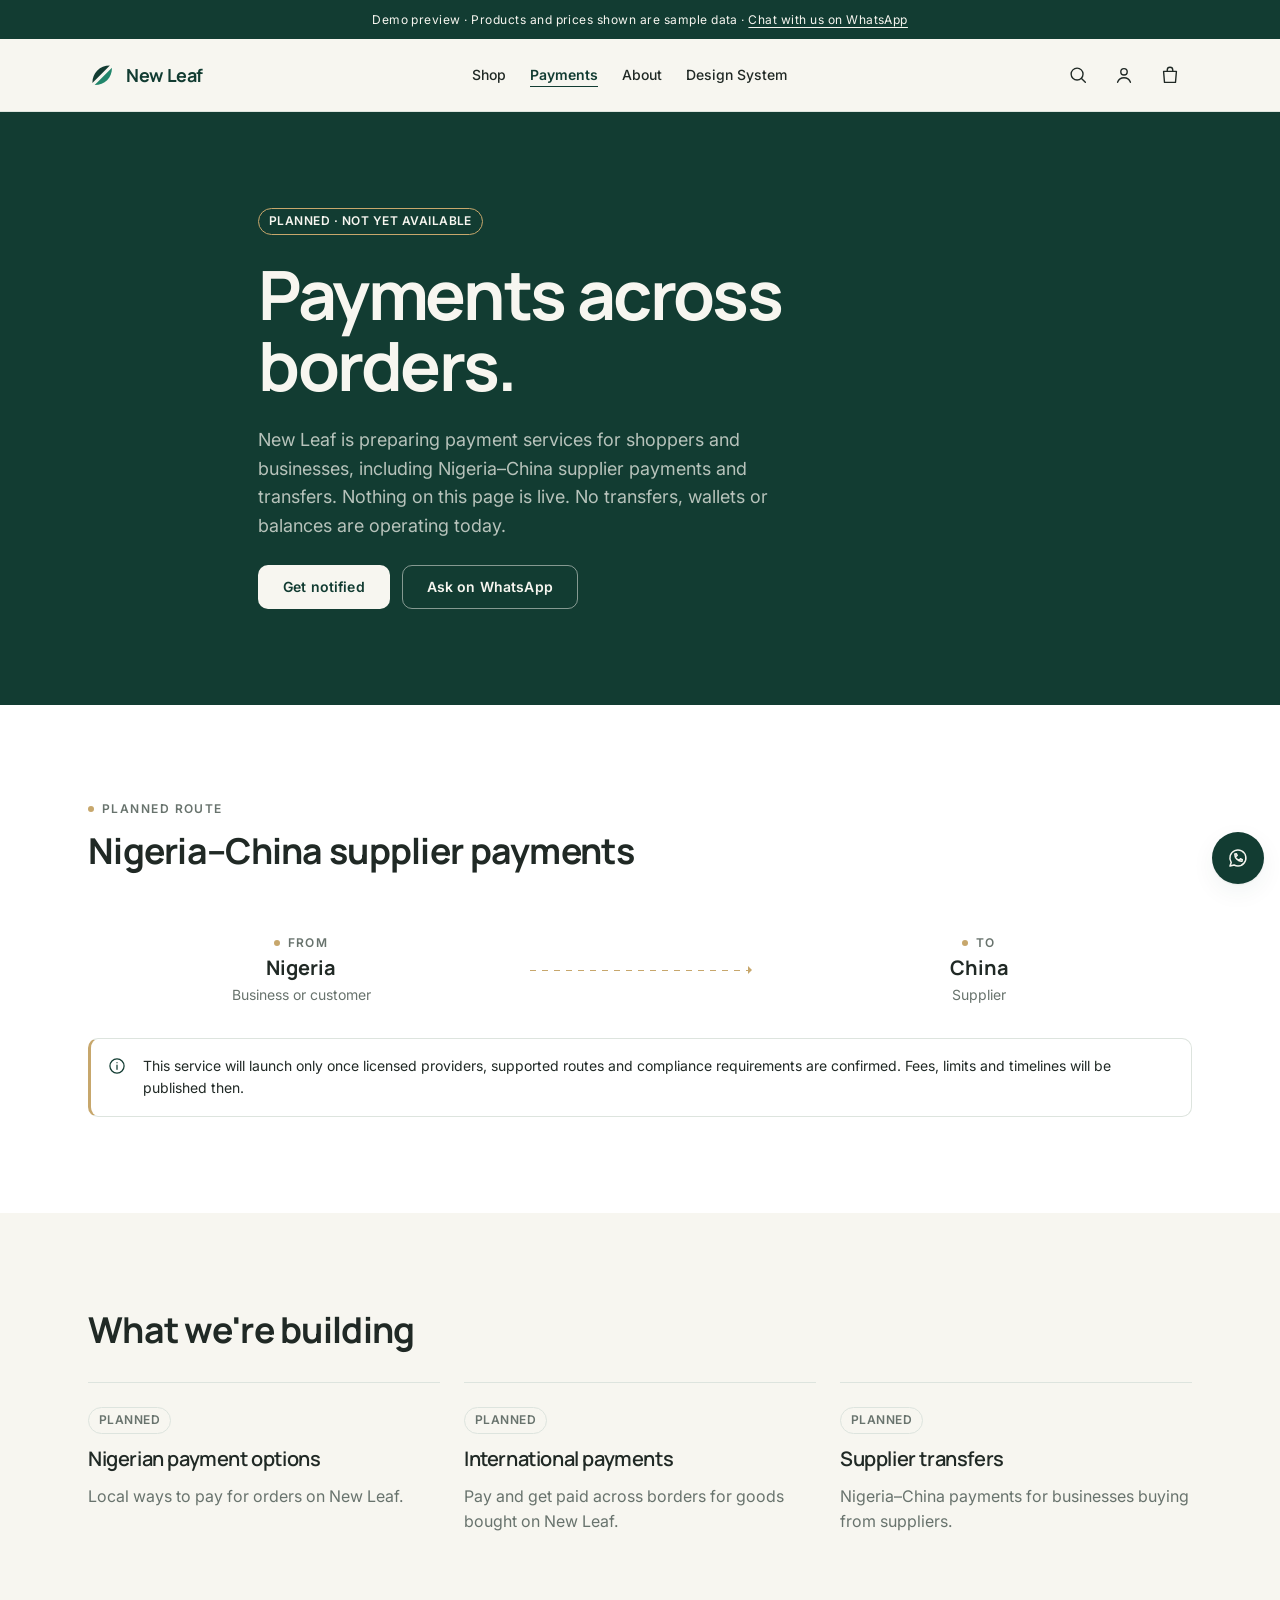
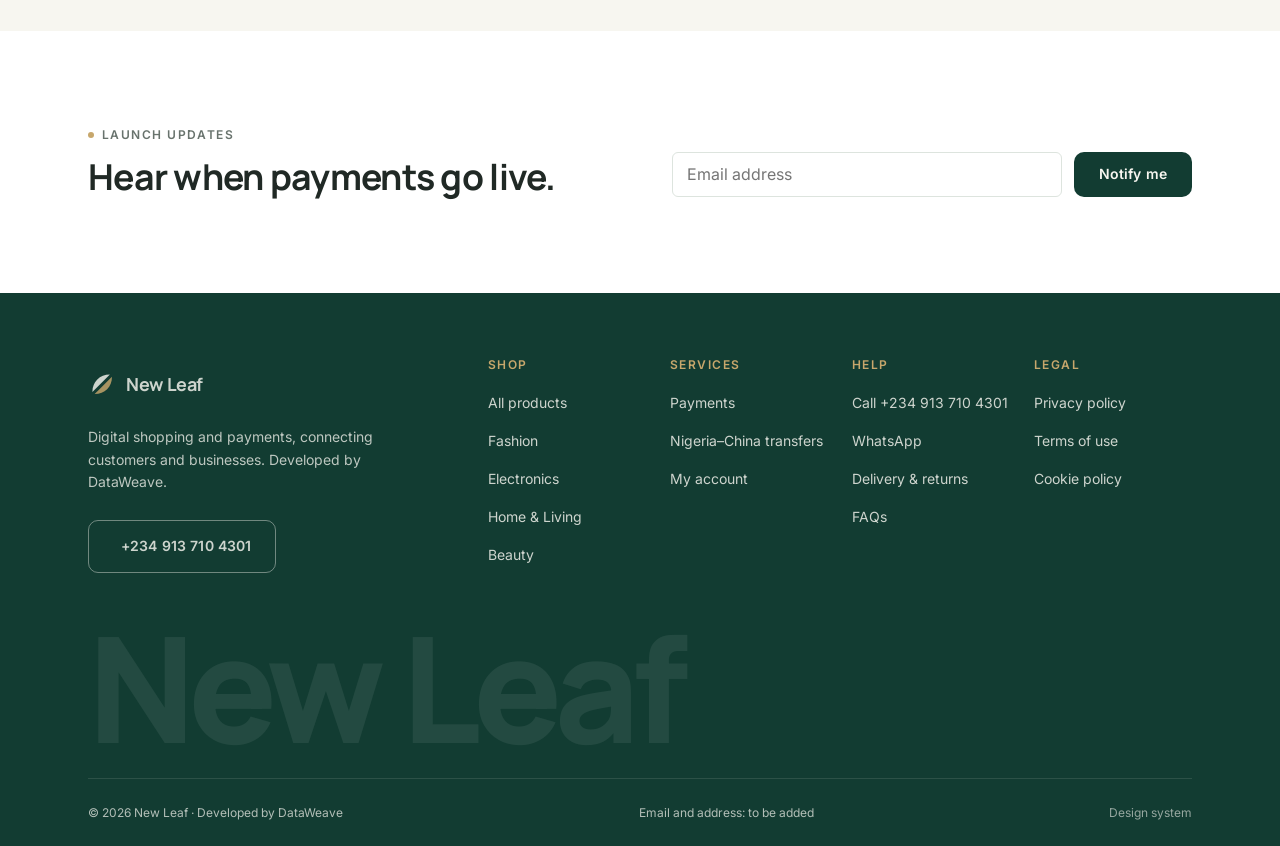
<file: payments.html>
<!doctype html>
<html lang="en-NG">
<head>
  <meta charset="utf-8">
  <meta name="viewport" content="width=device-width, initial-scale=1">
  <title>Payments — New Leaf</title>
  <meta name="theme-color" content="#123C32">
  <link rel="icon" href="assets/logo-mark.svg" type="image/svg+xml">
  <link rel="preconnect" href="https://fonts.googleapis.com"><link rel="preconnect" href="https://fonts.gstatic.com" crossorigin>
  <link href="https://fonts.googleapis.com/css2?family=Inter:wght@400;500;600&family=Manrope:wght@500;600;700;800&display=swap" rel="stylesheet">
  <link rel="stylesheet" href="css/tokens.css"><link rel="stylesheet" href="css/styles.css">
  <script src="js/site.js" defer></script>
</head>
<body>
<div data-header></div>
<main id="main">
<section class="section band-forest">
  <div class="container" style="display:grid;gap:var(--nl-s5);max-width:860px">
    <span class="tag tag-gold" style="justify-self:start;color:var(--nl-ivory)">Planned · not yet available</span>
    <h1 style="font-size:var(--nl-display);letter-spacing:-.035em;line-height:1.05">Payments across borders.</h1>
    <p class="muted" style="font-size:var(--nl-body-lg);max-width:52ch">New Leaf is preparing payment services for shoppers and businesses, including Nigeria–China supplier payments and transfers. Nothing on this page is live. No transfers, wallets or balances are operating today.</p>
    <div style="display:flex;gap:var(--nl-s3);flex-wrap:wrap"><a class="btn btn-light" href="#notify">Get notified</a><a class="btn btn-ghost-light" data-wa href="#">Ask on WhatsApp</a></div>
  </div>
</section>
<section class="section band-white" id="transfers">
  <div class="container">
    <div class="section-head"><div style="display:grid;gap:var(--nl-s3)"><span class="eyebrow">Planned route</span><h2>Nigeria–China supplier payments</h2></div></div>
    <div class="route" aria-label="Planned route: Nigeria to China">
      <div class="route-node"><span class="eyebrow">From</span><strong>Nigeria</strong><span class="muted small">Business or customer</span></div>
      <div class="route-line" aria-hidden="true"></div>
      <div class="route-node"><span class="eyebrow">To</span><strong>China</strong><span class="muted small">Supplier</span></div>
    </div>
    <div class="notice"><svg viewBox="0 0 24 24" fill="none" stroke="currentColor" stroke-width="1.5" stroke-linecap="round"><circle cx="12" cy="12" r="8.5"/><path d="M12 11v5M12 8h.01"/></svg><p>This service will launch only once licensed providers, supported routes and compliance requirements are confirmed. Fees, limits and timelines will be published then.</p></div>
  </div>
</section>
<section class="section">
  <div class="container">
    <div class="section-head"><h2>What we're building</h2></div>
    <div class="service-list">
      <div class="service"><span class="tag tag-outline" style="justify-self:start">Planned</span><h3>Nigerian payment options</h3><p class="muted">Local ways to pay for orders on New Leaf.</p></div>
      <div class="service"><span class="tag tag-outline" style="justify-self:start">Planned</span><h3>International payments</h3><p class="muted">Pay and get paid across borders for goods bought on New Leaf.</p></div>
      <div class="service"><span class="tag tag-outline" style="justify-self:start">Planned</span><h3>Supplier transfers</h3><p class="muted">Nigeria–China payments for businesses buying from suppliers.</p></div>
    </div>
  </div>
</section>
<section class="section band-white newsletter" id="notify">
  <div class="container split" style="align-items:end">
    <div style="display:grid;gap:var(--nl-s3)"><span class="eyebrow">Launch updates</span><h2>Hear when payments go live.</h2></div>
    <form data-newsletter><label class="sr-only" for="pay-email">Email</label><input class="input" id="pay-email" type="email" placeholder="Email address" required autocomplete="email"><button class="btn btn-primary" type="submit">Notify me</button></form>
  </div>
</section>
</main>
<div data-footer></div>
</body>
</html>
</file>
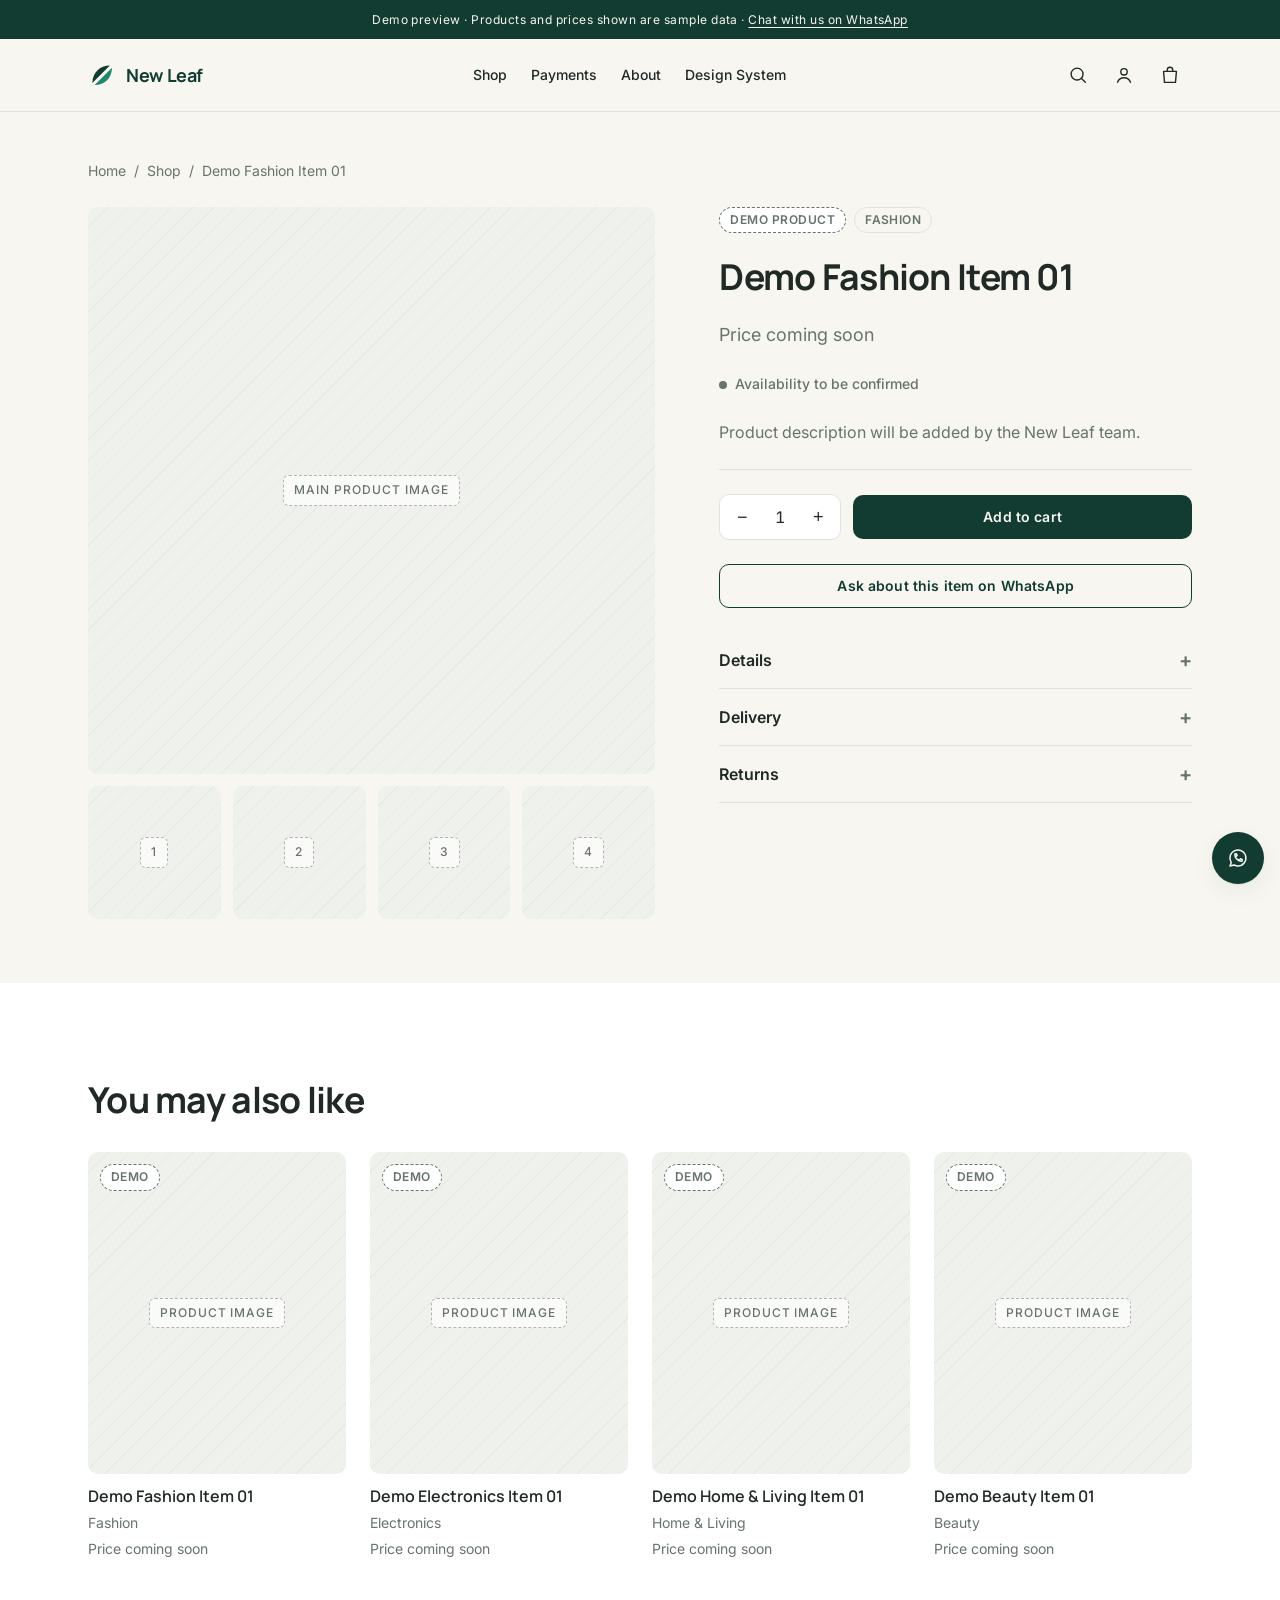
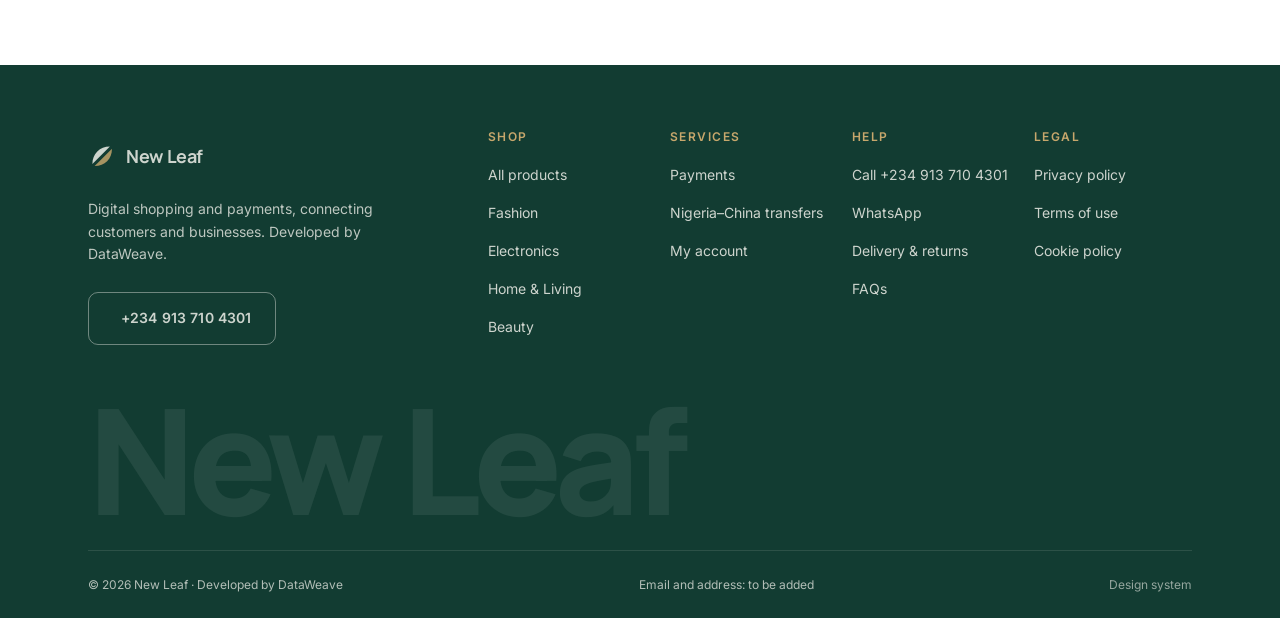
<file: product.html>
<!doctype html>
<html lang="en-NG">
<head>
  <meta charset="utf-8">
  <meta name="viewport" content="width=device-width, initial-scale=1">
  <title>Product — New Leaf</title>
  <meta name="theme-color" content="#123C32">
  <link rel="icon" href="assets/logo-mark.svg" type="image/svg+xml">
  <link rel="preconnect" href="https://fonts.googleapis.com"><link rel="preconnect" href="https://fonts.gstatic.com" crossorigin>
  <link href="https://fonts.googleapis.com/css2?family=Inter:wght@400;500;600&family=Manrope:wght@500;600;700;800&display=swap" rel="stylesheet">
  <link rel="stylesheet" href="css/tokens.css"><link rel="stylesheet" href="css/styles.css">
  <script src="js/site.js" defer></script>
</head>
<body>
<div data-header></div>
<main id="main">
<div class="container">
  <div class="page-head" style="padding-bottom:var(--nl-s5)">
    <nav class="crumbs" aria-label="Breadcrumb"><a href="index.html">Home</a><span>/</span><a href="shop.html">Shop</a><span>/</span><span data-crumb></span></nav>
  </div>
  <div class="pdp">
    <div class="pdp-gallery">
      <div class="ph r-1x1" data-label="Main product image"></div>
      <div class="thumbs"><div class="ph r-1x1" data-label="1"></div><div class="ph r-1x1" data-label="2"></div><div class="ph r-1x1" data-label="3"></div><div class="ph r-1x1" data-label="4"></div></div>
    </div>
    <div class="pdp-info">
      <div style="display:flex;gap:var(--nl-s2);flex-wrap:wrap"><span class="tag tag-demo">Demo product</span><span class="tag tag-outline" data-cat></span></div>
      <h1 data-name style="font-size:var(--nl-h2)"></h1>
      <p class="price-pending" data-price style="font-size:var(--nl-body-lg)"></p>
      <span class="status status-wait">Availability to be confirmed</span>
      <p class="muted">Product description will be added by the New Leaf team.</p>
      <hr class="rule">
      <div style="display:flex;gap:var(--nl-s3);flex-wrap:wrap;align-items:center">
        <div class="qty" role="group" aria-label="Quantity"><button type="button" data-dec aria-label="Decrease quantity">−</button><output data-qty aria-live="polite">1</output><button type="button" data-inc aria-label="Increase quantity">+</button></div>
        <button class="btn btn-primary" type="button" data-add style="flex:1;min-width:200px">Add to cart</button>
      </div>
      <a class="btn btn-secondary" data-wa href="#">Ask about this item on WhatsApp</a>
      <div class="accordion">
        <details><summary>Details</summary><div>To be added.</div></details>
        <details><summary>Delivery</summary><div>Delivery options and costs will be confirmed at launch.</div></details>
        <details><summary>Returns</summary><div>Returns policy to be added.</div></details>
      </div>
    </div>
  </div>
</div>
<section class="section band-white">
  <div class="container"><div class="section-head"><h2>You may also like</h2></div><div class="rail" id="more" data-rail data-products="featured"></div></div>
</section>
<script>
document.addEventListener("nl:ready", () => {
  const id = new URLSearchParams(location.search).get("id");
  const p = PRODUCTS.find(x => x.id === id) || PRODUCTS[0];
  document.title = `${p.name} — New Leaf`;
  document.querySelector("[data-crumb]").textContent = p.name;
  document.querySelector("[data-name]").textContent = p.name;
  document.querySelector("[data-cat]").textContent = categoryName(p.category);
  document.querySelector("[data-price]").textContent = formatPrice(p.price);
  let qty = 1; const out = document.querySelector("[data-qty]");
  document.querySelector("[data-inc]").onclick = () => { qty = Math.min(99, qty + 1); out.textContent = qty; };
  document.querySelector("[data-dec]").onclick = () => { qty = Math.max(1, qty - 1); out.textContent = qty; };
  document.querySelector("[data-add]").onclick = () => { Cart.add(p.id, qty); toast(`Added ${qty} × ${p.name} to cart`); };
});
</script>
</main>
<div data-footer></div>
</body>
</html>
</file>
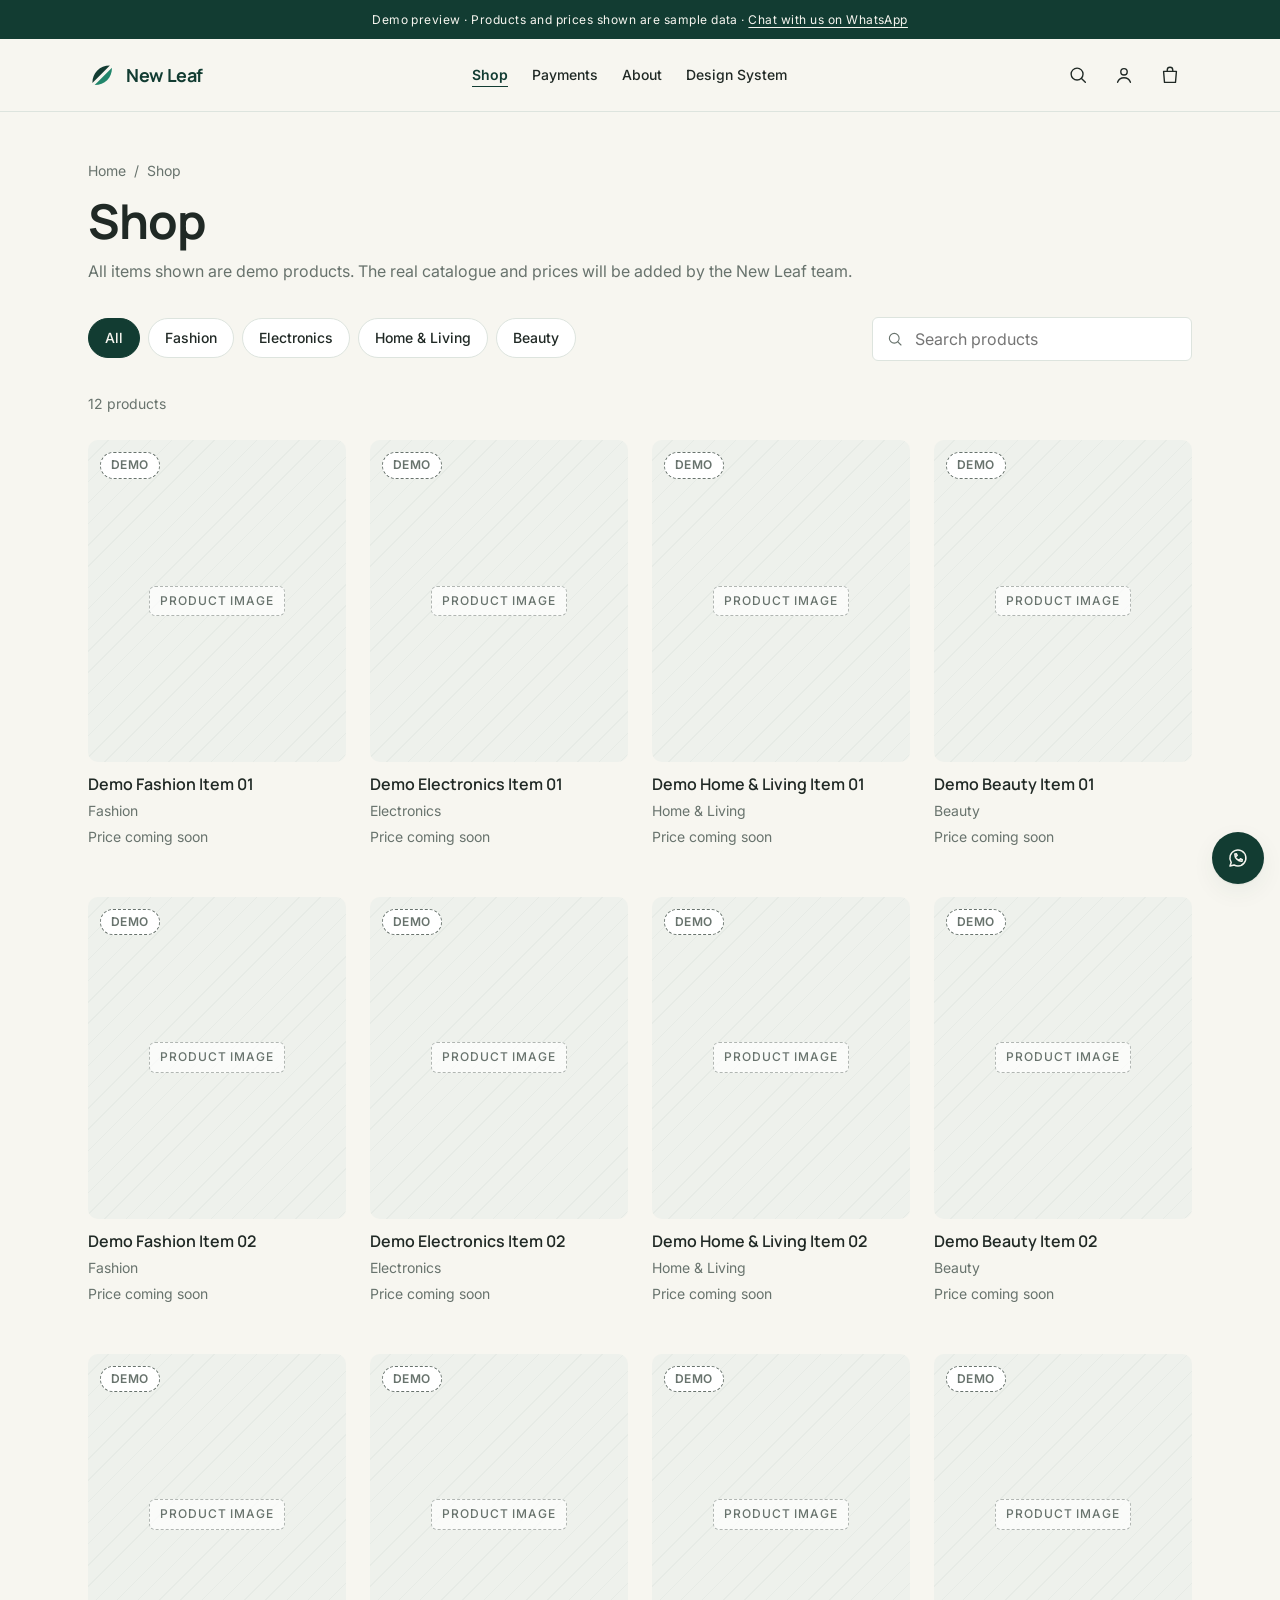
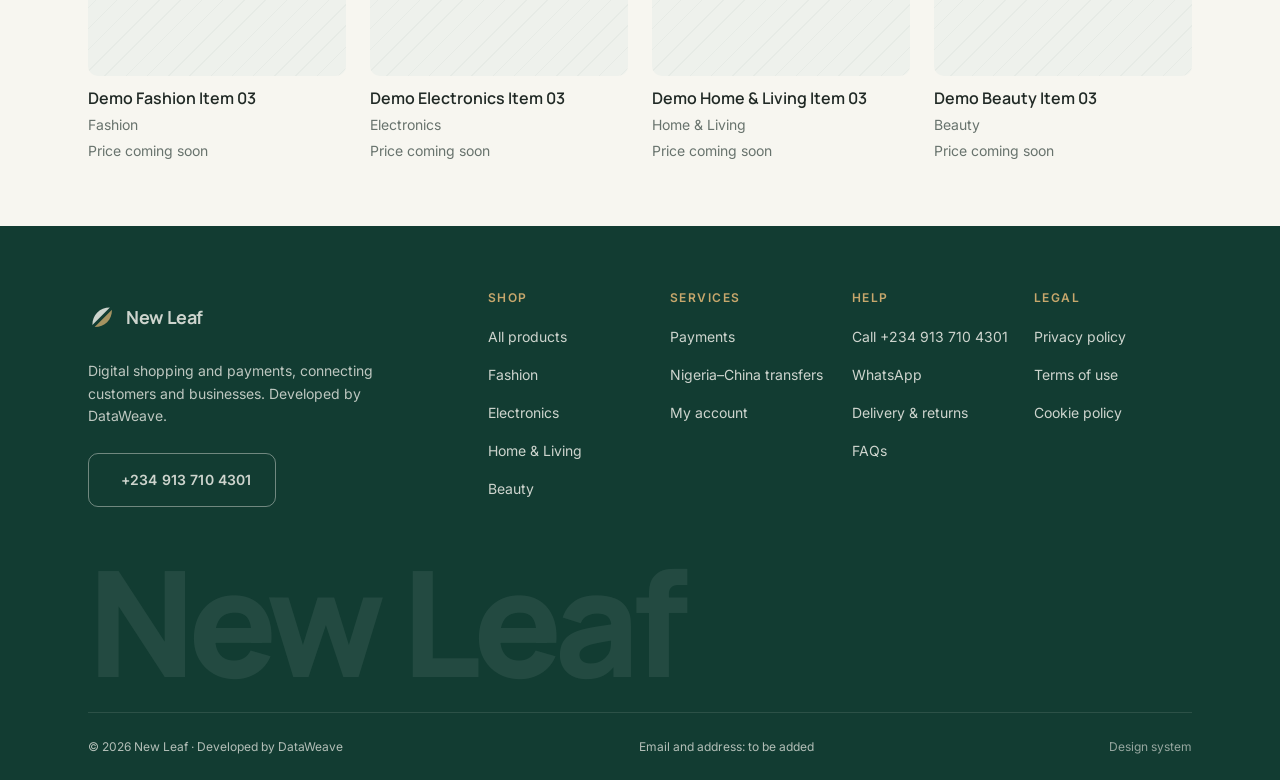
<file: shop.html>
<!doctype html>
<html lang="en-NG">
<head>
  <meta charset="utf-8">
  <meta name="viewport" content="width=device-width, initial-scale=1">
  <title>Shop — New Leaf</title>
  <meta name="theme-color" content="#123C32">
  <link rel="icon" href="assets/logo-mark.svg" type="image/svg+xml">
  <link rel="preconnect" href="https://fonts.googleapis.com"><link rel="preconnect" href="https://fonts.gstatic.com" crossorigin>
  <link href="https://fonts.googleapis.com/css2?family=Inter:wght@400;500;600&family=Manrope:wght@500;600;700;800&display=swap" rel="stylesheet">
  <link rel="stylesheet" href="css/tokens.css"><link rel="stylesheet" href="css/styles.css">
  <script src="js/site.js" defer></script>
</head>
<body>
<div data-header></div>
<main id="main">
<div class="container">
  <div class="page-head">
    <nav class="crumbs" aria-label="Breadcrumb"><a href="index.html">Home</a><span>/</span><span>Shop</span></nav>
    <h1>Shop</h1>
    <p class="muted">All items shown are demo products. The real catalogue and prices will be added by the New Leaf team.</p>
  </div>
  <div class="toolbar" id="search">
    <div class="chips" role="group" aria-label="Filter by category" data-filters></div>
    <div class="search">
      <svg viewBox="0 0 24 24" fill="none" stroke="currentColor" stroke-width="1.5" stroke-linecap="round" aria-hidden="true"><circle cx="11" cy="11" r="6.5"/><path d="M20 20l-4.2-4.2"/></svg>
      <label class="sr-only" for="q">Search products</label>
      <input class="input" id="q" type="search" placeholder="Search products" autocomplete="off">
    </div>
  </div>
  <p class="muted small" data-result-count aria-live="polite" style="margin-bottom:var(--nl-s5)"></p>
  <div class="grid" data-grid></div>
  <div class="empty" data-empty hidden><h3>No products found</h3><p class="muted">Try another search or category.</p></div>
  <div style="height:var(--nl-s8)"></div>
</div>
<script>
document.addEventListener("nl:ready", () => {
  const params = new URLSearchParams(location.search);
  let cat = params.get("c") || "all";
  const q = document.getElementById("q");
  const filters = document.querySelector("[data-filters]");
  const all = [{ id: "all", name: "All" }, ...CATEGORIES];
  filters.innerHTML = all.map(c => `<button type="button" class="chip" data-c="${c.id}">${c.name}</button>`).join("");
  function render() {
    filters.querySelectorAll(".chip").forEach(b => b.setAttribute("aria-pressed", String(b.dataset.c === cat)));
    const term = q.value.trim().toLowerCase();
    const list = PRODUCTS.filter(p => (cat === "all" || p.category === cat) && (!term || p.name.toLowerCase().includes(term)));
    document.querySelector("[data-grid]").innerHTML = list.map(productCard).join("");
    document.querySelector("[data-empty]").hidden = list.length > 0;
    document.querySelector("[data-result-count]").textContent = `${list.length} product${list.length === 1 ? "" : "s"}`;
  }
  filters.addEventListener("click", e => { const b = e.target.closest("[data-c]"); if (!b) return; cat = b.dataset.c; history.replaceState(null, "", cat === "all" ? "shop.html" : `shop.html?c=${cat}`); render(); });
  q.addEventListener("input", render);
  render();
});
</script>
</main>
<div data-footer></div>
</body>
</html>
</file>
<file: css/tokens.css>
/* New Leaf design tokens — the single source for web (Lovable) and app (FlutterFlow).
   Change a value here, not in a component. */
:root {
  /* Colour */
  --nl-forest: #123C32;      /* primary: buttons, active nav, key headings */
  --nl-emerald: #21866B;     /* secondary: links, secondary actions, positive states */
  --nl-ivory: #F7F6F0;       /* page background */
  --nl-white: #FFFFFF;       /* surfaces: cards, forms, checkout, panels */
  --nl-gold: #C7A76C;        /* accent: hairlines, small highlights. Never text on white */
  --nl-charcoal: #202925;    /* primary text */
  --nl-slate: #68736D;       /* secondary text */
  --nl-sage: #DDE4DE;        /* borders, dividers, input outlines */
  --nl-success: #237A50;
  --nl-error: #B42332;

  /* Derived (tints only — no new hues) */
  --nl-forest-hover: #0C2C24;
  --nl-emerald-tint: #E8F3EF;
  --nl-error-tint: #FBEDEE;
  --nl-on-forest-muted: rgba(247, 246, 240, 0.72);

  /* Type */
  --nl-font-heading: "Manrope", system-ui, sans-serif;
  --nl-font-body: "Inter", system-ui, sans-serif;
  --nl-display: clamp(2.5rem, 1.6rem + 3.6vw, 4.25rem); /* 40 → 68 */
  --nl-h1: clamp(2rem, 1.5rem + 2vw, 3rem);            /* 32 → 48 */
  --nl-h2: clamp(1.625rem, 1.35rem + 1.1vw, 2.25rem);  /* 26 → 36 */
  --nl-h3: 1.25rem;   /* 20 */
  --nl-h4: 1.0625rem; /* 17 */
  --nl-body-lg: 1.125rem; /* 18 */
  --nl-body: 1rem;        /* 16 */
  --nl-small: 0.875rem;   /* 14 */
  --nl-caption: 0.75rem;  /* 12 */

  /* Space — 4px base */
  --nl-s1: 4px;  --nl-s2: 8px;  --nl-s3: 12px; --nl-s4: 16px;
  --nl-s5: 24px; --nl-s6: 32px; --nl-s7: 48px; --nl-s8: 64px;
  --nl-s9: 96px; --nl-s10: 128px;

  /* Shape & depth — restrained */
  --nl-radius-sm: 6px;   /* inputs, tags */
  --nl-radius: 10px;     /* buttons, cards */
  --nl-radius-lg: 16px;  /* sheets, large media */
  --nl-shadow: 0 1px 2px rgba(18, 60, 50, 0.06), 0 8px 24px rgba(18, 60, 50, 0.06);

  /* Layout */
  --nl-max: 1200px;
  --nl-gutter: 16px;
  --nl-header-h: 64px;
  --nl-tap: 44px;

  /* Motion — small and purposeful */
  --nl-ease: cubic-bezier(0.2, 0.7, 0.2, 1);
  --nl-fast: 150ms;
  --nl-base: 240ms;
}
@media (min-width: 768px) { :root { --nl-gutter: 32px; --nl-header-h: 72px; } }
@media (min-width: 1200px) { :root { --nl-gutter: 48px; } }
@media (prefers-reduced-motion: reduce) { :root { --nl-fast: 0ms; --nl-base: 0ms; } }
</file>
<file: css/styles.css>
/* New Leaf — layout and components. Values come from tokens.css. */
*, *::before, *::after { box-sizing: border-box; }
html { -webkit-text-size-adjust: 100%; scroll-behavior: smooth; }
@media (prefers-reduced-motion: reduce) { html { scroll-behavior: auto; } }
body {
  margin: 0; background: var(--nl-ivory); color: var(--nl-charcoal);
  font: 400 var(--nl-body)/1.6 var(--nl-font-body);
  -webkit-font-smoothing: antialiased;
}
img, svg { display: block; max-width: 100%; }
a { color: var(--nl-emerald); text-underline-offset: 3px; }
a:hover { color: var(--nl-forest); }
:focus-visible { outline: 2px solid var(--nl-emerald); outline-offset: 2px; }
h1, h2, h3, h4 { font-family: var(--nl-font-heading); color: var(--nl-charcoal); margin: 0; letter-spacing: -0.02em; }
h1 { font-size: var(--nl-h1); font-weight: 700; line-height: 1.1; }
h2 { font-size: var(--nl-h2); font-weight: 700; line-height: 1.15; }
h3 { font-size: var(--nl-h3); font-weight: 600; line-height: 1.3; }
h4 { font-size: var(--nl-h4); font-weight: 600; line-height: 1.4; }
p { margin: 0; }
.muted { color: var(--nl-slate); }
.small { font-size: var(--nl-small); }
.eyebrow {
  font: 600 var(--nl-caption)/1.4 var(--nl-font-body); letter-spacing: 0.12em;
  text-transform: uppercase; color: var(--nl-slate); display: inline-flex; align-items: center; gap: var(--nl-s2);
}
.eyebrow::before { content: ""; width: 6px; height: 6px; border-radius: 50%; background: var(--nl-gold); }
[hidden] { display: none !important; }
.sr-only { position: absolute; width: 1px; height: 1px; overflow: hidden; clip: rect(0 0 0 0); white-space: nowrap; }
.skip { position: absolute; left: -999px; top: 8px; background: var(--nl-forest); color: var(--nl-ivory); padding: 12px 16px; border-radius: var(--nl-radius); z-index: 100; }
.skip:focus { left: 8px; }

.container { width: 100%; max-width: var(--nl-max); margin: 0 auto; padding: 0 var(--nl-gutter); }
.section { padding: var(--nl-s8) 0; }
@media (min-width: 768px) { .section { padding: var(--nl-s9) 0; } }
.band-white { background: var(--nl-white); }
.band-forest { background: var(--nl-forest); color: var(--nl-ivory); }
.band-forest h1, .band-forest h2, .band-forest h3 { color: var(--nl-ivory); }
.band-forest .muted { color: var(--nl-on-forest-muted); }
.band-forest .eyebrow { color: var(--nl-on-forest-muted); }
.section-head { display: flex; align-items: end; justify-content: space-between; gap: var(--nl-s4); margin-bottom: var(--nl-s6); flex-wrap: wrap; }
.rule { height: 1px; background: var(--nl-sage); border: 0; margin: 0; }
.gold-rule { width: 48px; height: 2px; background: var(--nl-gold); border: 0; margin: 0 0 var(--nl-s5); }

/* Buttons */
.btn { white-space: nowrap;
  display: inline-flex; align-items: center; justify-content: center; gap: var(--nl-s2);
  min-height: var(--nl-tap); padding: 0 var(--nl-s5); border-radius: var(--nl-radius);
  font: 600 var(--nl-small)/1 var(--nl-font-body); letter-spacing: 0.01em; text-decoration: none;
  border: 1px solid transparent; cursor: pointer;
  transition: background-color var(--nl-fast) var(--nl-ease), color var(--nl-fast) var(--nl-ease), border-color var(--nl-fast) var(--nl-ease);
}
.btn-primary { background: var(--nl-forest); color: var(--nl-ivory); }
.btn-primary:hover { background: var(--nl-forest-hover); color: var(--nl-ivory); }
.btn-secondary { background: transparent; color: var(--nl-forest); border-color: var(--nl-forest); }
.btn-secondary:hover { background: var(--nl-forest); color: var(--nl-ivory); }
.btn-light { background: var(--nl-ivory); color: var(--nl-forest); }
.btn-light:hover { background: var(--nl-white); color: var(--nl-forest); }
.btn-ghost-light { background: transparent; color: var(--nl-ivory); border-color: rgba(247,246,240,.5); }
.btn-ghost-light:hover { border-color: var(--nl-ivory); color: var(--nl-ivory); }
.btn-text { background: none; border: 0; padding: 0; min-height: var(--nl-tap); color: var(--nl-forest); font-weight: 600; }
.btn-text:hover { color: var(--nl-emerald); }
.btn-block { width: 100%; }
.btn[disabled], .btn[aria-disabled="true"] { opacity: .45; cursor: not-allowed; }
.arrow { transition: transform var(--nl-fast) var(--nl-ease); }
a:hover .arrow, button:hover .arrow { transform: translateX(3px); }

/* Forms */
.field { display: grid; gap: var(--nl-s2); }
.field label { font-size: var(--nl-small); font-weight: 500; }
.input, select.input, textarea.input {
  width: 100%; min-height: var(--nl-tap); padding: 10px 14px; border-radius: var(--nl-radius-sm);
  border: 1px solid var(--nl-sage); background: var(--nl-white); color: var(--nl-charcoal);
  font: 400 var(--nl-body)/1.4 var(--nl-font-body);
}
.input:focus { outline: none; border-color: var(--nl-emerald); box-shadow: 0 0 0 3px var(--nl-emerald-tint); }
.input[aria-invalid="true"] { border-color: var(--nl-error); }
.field-error { color: var(--nl-error); font-size: var(--nl-small); }
.hint { color: var(--nl-slate); font-size: var(--nl-small); }

/* Image placeholder — the company replaces these with its own photography */
.ph {
  position: relative; width: 100%; background-color: #EEF1EC; overflow: hidden;
  background-image: repeating-linear-gradient(135deg, transparent 0 14px, rgba(18,60,50,.035) 14px 15px);
  display: grid; place-items: center; color: var(--nl-slate);
}
.ph::after {
  content: attr(data-label); font: 500 var(--nl-caption)/1.4 var(--nl-font-body); letter-spacing: .08em;
  text-transform: uppercase; padding: 6px 10px; border: 1px dashed rgba(104,115,109,.5); border-radius: var(--nl-radius-sm);
  background: rgba(255,255,255,.7); text-align: center; max-width: 80%;
}
.ph-dark { background-color: #1A4A3E; color: var(--nl-on-forest-muted); background-image: repeating-linear-gradient(135deg, transparent 0 14px, rgba(255,255,255,.04) 14px 15px); }
.ph-dark::after { background: rgba(18,60,50,.6); border-color: rgba(247,246,240,.35); color: var(--nl-ivory); }
.r-1x1 { aspect-ratio: 1 / 1; } .r-4x5 { aspect-ratio: 4 / 5; } .r-16x9 { aspect-ratio: 16 / 9; } .r-3x2 { aspect-ratio: 3 / 2; }

/* Tags */
.tag {
  display: inline-flex; align-items: center; gap: 6px; padding: 4px 10px; border-radius: 999px;
  font: 600 var(--nl-caption)/1.4 var(--nl-font-body); letter-spacing: .04em; text-transform: uppercase;
  background: var(--nl-emerald-tint); color: var(--nl-forest);
}
.tag-outline { background: transparent; border: 1px solid var(--nl-sage); color: var(--nl-slate); }
.tag-gold { background: transparent; border: 1px solid var(--nl-gold); color: var(--nl-forest); }
.tag-demo { background: #FFF; border: 1px dashed var(--nl-slate); color: var(--nl-slate); }

/* Announcement bar */
.announce { background: var(--nl-forest); color: var(--nl-ivory); font-size: var(--nl-caption); letter-spacing: .04em; text-align: center; padding: 10px var(--nl-gutter); }
.announce a { color: var(--nl-ivory); }

/* Header */
.header { position: sticky; top: 0; z-index: 50; background: rgba(247,246,240,.92); backdrop-filter: saturate(1.2) blur(10px); -webkit-backdrop-filter: saturate(1.2) blur(10px); border-bottom: 1px solid var(--nl-sage); }
.header-inner { height: var(--nl-header-h); display: grid; grid-template-columns: 1fr auto 1fr; align-items: center; gap: var(--nl-s4); }
.brand { display: inline-flex; align-items: center; gap: 10px; text-decoration: none; color: var(--nl-forest); justify-self: center; min-height: var(--nl-tap); }
.brand svg { width: 28px; height: 28px; }
.brand span { font: 700 1.125rem/1 var(--nl-font-heading); letter-spacing: -0.02em; }
.nav { display: none; gap: var(--nl-s5); }
.nav a { color: var(--nl-charcoal); text-decoration: none; font-size: var(--nl-small); font-weight: 500; display: inline-flex; align-items: center; min-height: var(--nl-tap); position: relative; }
.nav a::after { content: ""; position: absolute; left: 0; right: 0; bottom: 10px; height: 1px; background: var(--nl-forest); transform: scaleX(0); transform-origin: left; transition: transform var(--nl-base) var(--nl-ease); }
.nav a:hover::after, .nav a[aria-current="page"]::after { transform: scaleX(1); }
.nav a[aria-current="page"] { color: var(--nl-forest); font-weight: 600; }
.header-actions { display: flex; justify-content: flex-end; align-items: center; gap: 2px; }
.icon-btn { display: inline-grid; place-items: center; width: var(--nl-tap); height: var(--nl-tap); border-radius: var(--nl-radius); background: none; border: 0; color: var(--nl-charcoal); cursor: pointer; text-decoration: none; position: relative; }
.icon-btn:hover { background: rgba(18,60,50,.06); color: var(--nl-forest); }
.icon-btn svg { width: 22px; height: 22px; }
.cart-count { position: absolute; top: 6px; right: 4px; min-width: 18px; height: 18px; padding: 0 5px; border-radius: 9px; background: var(--nl-forest); color: var(--nl-ivory); font: 600 11px/18px var(--nl-font-body); text-align: center; }
.menu-btn { justify-self: start; }
.hide-sm { display: none; }
@media (min-width: 960px) {
  .header-inner { grid-template-columns: auto 1fr auto; }
  .brand { justify-self: start; }
  .nav { display: flex; justify-content: center; }
  .menu-btn { display: none; }
  .hide-sm { display: inline-grid; }
}

/* Mobile drawer */
.drawer { position: fixed; inset: 0; z-index: 80; visibility: hidden; }
.drawer.open { visibility: visible; }
.drawer-scrim { position: absolute; inset: 0; background: rgba(32,41,37,.4); opacity: 0; transition: opacity var(--nl-base) var(--nl-ease); }
.drawer-panel { position: absolute; top: 0; bottom: 0; left: 0; width: min(88vw, 360px); background: var(--nl-ivory); padding: var(--nl-s4) var(--nl-gutter) var(--nl-s6); transform: translateX(-100%); transition: transform var(--nl-base) var(--nl-ease); display: flex; flex-direction: column; gap: var(--nl-s5); overflow-y: auto; }
.drawer.open .drawer-scrim { opacity: 1; }
.drawer.open .drawer-panel { transform: none; }
.drawer-nav { display: grid; }
.drawer-nav a { font: 600 1.375rem/1.2 var(--nl-font-heading); color: var(--nl-charcoal); text-decoration: none; padding: 14px 0; border-bottom: 1px solid var(--nl-sage); }
.drawer-nav a[aria-current="page"] { color: var(--nl-forest); }

/* Hero — editorial, full-bleed image with copy below (Fume-style) */
.hero { padding: var(--nl-s5) 0 var(--nl-s8); }
.hero-media { border-radius: var(--nl-radius-lg); aspect-ratio: 4 / 5; }
@media (min-width: 640px) { .hero-media { aspect-ratio: 16 / 10; } }
@media (min-width: 1024px) { .hero-media { aspect-ratio: 21 / 9; } }
.hero-copy { display: grid; gap: var(--nl-s5); margin-top: var(--nl-s6); }
.hero-copy h1 { font-size: var(--nl-display); font-weight: 700; letter-spacing: -0.035em; line-height: 1.02; max-width: 14ch; }
.hero-copy p { font-size: var(--nl-body-lg); color: var(--nl-slate); max-width: 46ch; }
.hero-actions { display: flex; gap: var(--nl-s3); flex-wrap: wrap; }
@media (min-width: 1024px) {
  .hero-copy { grid-template-columns: 1.3fr 1fr; align-items: end; gap: var(--nl-s8); }
  .hero-side { display: grid; gap: var(--nl-s5); }
}

/* Category chips row */
.chips { display: flex; gap: var(--nl-s2); overflow-x: auto; scrollbar-width: none; padding-bottom: 2px; }
.chips::-webkit-scrollbar { display: none; }
.chip { flex: none; min-height: 40px; padding: 0 16px; border-radius: 999px; border: 1px solid var(--nl-sage); background: var(--nl-white); color: var(--nl-charcoal); font: 500 var(--nl-small)/1 var(--nl-font-body); cursor: pointer; display: inline-flex; align-items: center; text-decoration: none; }
.chip:hover { border-color: var(--nl-forest); }
.chip[aria-pressed="true"], .chip[aria-current="true"] { background: var(--nl-forest); border-color: var(--nl-forest); color: var(--nl-ivory); }

/* Product rail (Fume's sliding product row) */
.rail { display: grid; grid-auto-flow: column; grid-auto-columns: 72%; gap: var(--nl-s4); overflow-x: auto; scroll-snap-type: x mandatory; scrollbar-width: none; padding-bottom: var(--nl-s2); margin: 0 calc(var(--nl-gutter) * -1); padding-left: var(--nl-gutter); padding-right: var(--nl-gutter); scroll-padding-left: var(--nl-gutter); }
.rail::-webkit-scrollbar { display: none; }
.rail > * { scroll-snap-align: start; }
@media (min-width: 640px) { .rail { grid-auto-columns: 42%; } }
@media (min-width: 1024px) { .rail { grid-auto-columns: calc((100% - 3 * var(--nl-s5)) / 4); gap: var(--nl-s5); margin: 0; padding-left: 0; padding-right: 0; } }
.rail-controls { display: flex; gap: var(--nl-s2); }
.rail-controls .icon-btn { border: 1px solid var(--nl-sage); border-radius: 50%; }

/* Product card */
.card { display: grid; gap: var(--nl-s3); text-decoration: none; color: inherit; }
.card .ph { border-radius: var(--nl-radius); transition: opacity var(--nl-base) var(--nl-ease); }
.card:hover .ph { opacity: .88; }
.card-media { position: relative; }
.card-media .tag { position: absolute; top: 12px; left: 12px; z-index: 1; }
.card-body { display: grid; gap: 4px; }
.card-title { font: 600 var(--nl-body)/1.35 var(--nl-font-heading); color: var(--nl-charcoal); }
.card-meta { font-size: var(--nl-small); color: var(--nl-slate); }
.price-pending { font-size: var(--nl-small); color: var(--nl-slate); font-style: normal; }

/* Product grid */
.grid { display: grid; gap: var(--nl-s6) var(--nl-s4); grid-template-columns: repeat(2, 1fr); }
@media (min-width: 768px) { .grid { grid-template-columns: repeat(3, 1fr); gap: var(--nl-s7) var(--nl-s5); } }
@media (min-width: 1200px) { .grid { grid-template-columns: repeat(4, 1fr); } }

/* Statement band (Fume's "We believe…") */
.statement { text-align: center; display: grid; justify-items: center; gap: var(--nl-s6); }
.statement p.big { font: 500 clamp(1.5rem, 1.1rem + 1.8vw, 2.5rem)/1.3 var(--nl-font-heading); letter-spacing: -0.02em; max-width: 26ch; color: inherit; }

/* Feature split (image + copy) */
.split { display: grid; gap: var(--nl-s6); align-items: center; }
.split .ph { border-radius: var(--nl-radius-lg); }
.split-copy { display: grid; gap: var(--nl-s4); align-content: start; }
@media (min-width: 900px) {
  .split { grid-template-columns: 1fr 1fr; gap: var(--nl-s8); }
  .split.reverse > :first-child { order: 2; }
}

/* Value list */
.values { display: grid; gap: 0; border-top: 1px solid var(--nl-sage); }
.values > div { display: grid; grid-template-columns: 40px 1fr; gap: var(--nl-s4); padding: var(--nl-s5) 0; border-bottom: 1px solid var(--nl-sage); }
.band-forest .values, .band-forest .values > div { border-color: rgba(247,246,240,.16); }
.values svg { width: 24px; height: 24px; color: var(--nl-gold); margin-top: 2px; }
@media (min-width: 900px) { .values.cols { grid-template-columns: repeat(3, 1fr); gap: 0 var(--nl-s6); border-top: 0; } .values.cols > div { border-top: 1px solid var(--nl-sage); border-bottom: 0; grid-template-columns: 1fr; } .band-forest .values.cols > div { border-color: rgba(247,246,240,.16); } }

/* Social strip */
.social-strip { display: grid; grid-template-columns: repeat(3, 1fr); gap: 4px; }
.social-strip .ph { aspect-ratio: 1/1; }
@media (min-width: 768px) { .social-strip { grid-template-columns: repeat(6, 1fr); } }

/* Newsletter */
.newsletter form { display: grid; gap: var(--nl-s3); max-width: 520px; }
@media (min-width: 560px) { .newsletter form { grid-template-columns: 1fr auto; } }

/* Footer */
.footer { background: var(--nl-forest); color: var(--nl-ivory); padding: var(--nl-s8) 0 var(--nl-s5); }
.footer a { color: var(--nl-ivory); text-decoration: none; opacity: .82; }
.footer a:hover { opacity: 1; color: var(--nl-ivory); text-decoration: underline; }
.footer-top { display: grid; gap: var(--nl-s7); }
.footer-cols { display: grid; grid-template-columns: repeat(2, 1fr); gap: var(--nl-s6) var(--nl-s5); }
.footer h4 { color: var(--nl-gold); font: 600 var(--nl-caption)/1.4 var(--nl-font-body); letter-spacing: .12em; text-transform: uppercase; margin-bottom: var(--nl-s3); }
.footer ul { list-style: none; margin: 0; padding: 0; display: grid; gap: 2px; }
.footer li a { display: inline-flex; min-height: 36px; align-items: center; font-size: var(--nl-small); }
.footer-brand { display: grid; gap: var(--nl-s4); max-width: 360px; }
.footer-brand .brand { color: var(--nl-ivory); justify-self: start; }
.footer-word { font: 800 clamp(3.5rem, 2rem + 9vw, 10rem)/0.9 var(--nl-font-heading); letter-spacing: -0.05em; color: rgba(247,246,240,.08); margin: var(--nl-s7) 0 var(--nl-s5); white-space: nowrap; overflow: hidden; }
.footer-bottom { display: flex; flex-wrap: wrap; gap: var(--nl-s3) var(--nl-s5); justify-content: space-between; font-size: var(--nl-caption); opacity: .7; border-top: 1px solid rgba(247,246,240,.16); padding-top: var(--nl-s5); }
@media (min-width: 900px) { .footer-top { grid-template-columns: 1fr 2fr; } .footer-cols { grid-template-columns: repeat(4, 1fr); } }

/* WhatsApp floating button */
.wa-float { position: fixed; right: 16px; bottom: 16px; z-index: 40; width: 52px; height: 52px; border-radius: 50%; display: grid; place-items: center; background: var(--nl-forest); color: var(--nl-ivory); box-shadow: var(--nl-shadow); text-decoration: none; }
.wa-float:hover { background: var(--nl-emerald); color: var(--nl-ivory); }
.wa-float svg { width: 24px; height: 24px; }

/* Page header (inner pages) */
.page-head { padding: var(--nl-s7) 0 var(--nl-s6); display: grid; gap: var(--nl-s3); }
.crumbs { font-size: var(--nl-small); color: var(--nl-slate); display: flex; gap: 8px; flex-wrap: wrap; }
.crumbs a { color: var(--nl-slate); text-decoration: none; }
.crumbs a:hover { color: var(--nl-forest); }

/* Shop toolbar */
.toolbar { display: grid; gap: var(--nl-s4); margin-bottom: var(--nl-s6); }
.search { position: relative; }
.search svg { position: absolute; left: 14px; top: 50%; transform: translateY(-50%); width: 18px; height: 18px; color: var(--nl-slate); }
.search .input { padding-left: 42px; }
@media (min-width: 900px) { .toolbar { grid-template-columns: 1fr 320px; align-items: center; } }

/* Product detail */
.pdp { display: grid; gap: var(--nl-s6); padding-bottom: var(--nl-s8); }
.pdp-gallery { display: grid; gap: var(--nl-s3); }
.pdp-gallery .ph { border-radius: var(--nl-radius); }
.thumbs { display: grid; grid-template-columns: repeat(4, 1fr); gap: var(--nl-s3); }
.pdp-info { display: grid; gap: var(--nl-s5); align-content: start; }
.qty { display: inline-flex; align-items: center; border: 1px solid var(--nl-sage); border-radius: var(--nl-radius); background: var(--nl-white); }
.qty button { width: var(--nl-tap); height: var(--nl-tap); border: 0; background: none; font-size: 18px; cursor: pointer; color: var(--nl-charcoal); }
.qty output { min-width: 32px; text-align: center; font-variant-numeric: tabular-nums; }
.accordion details { border-bottom: 1px solid var(--nl-sage); }
.accordion summary { min-height: 56px; display: flex; align-items: center; justify-content: space-between; cursor: pointer; font-weight: 600; list-style: none; }
.accordion summary::-webkit-details-marker { display: none; }
.accordion summary::after { content: "+"; font-size: 20px; color: var(--nl-slate); }
.accordion details[open] summary::after { content: "–"; }
.accordion details > div { padding-bottom: var(--nl-s4); color: var(--nl-slate); }
.status { display: inline-flex; align-items: center; gap: 8px; font-size: var(--nl-small); font-weight: 500; }
.status::before { content: ""; width: 8px; height: 8px; border-radius: 50%; background: currentColor; }
.status-ok { color: var(--nl-success); }
.status-wait { color: var(--nl-slate); }
.status-err { color: var(--nl-error); }
@media (min-width: 900px) { .pdp { grid-template-columns: 1.2fr 1fr; gap: var(--nl-s8); } .pdp-info { position: sticky; top: calc(var(--nl-header-h) + 24px); } }

/* Notice */
.notice { display: grid; grid-template-columns: 24px 1fr; gap: var(--nl-s3); padding: var(--nl-s4); border-radius: var(--nl-radius); background: var(--nl-white); border: 1px solid var(--nl-sage); border-left: 3px solid var(--nl-gold); font-size: var(--nl-small); }
.notice svg { width: 20px; height: 20px; color: var(--nl-forest); margin-top: 1px; }
.notice-error { border-left-color: var(--nl-error); background: var(--nl-error-tint); }

/* Cart / checkout */
.checkout { display: grid; gap: var(--nl-s6); padding-bottom: var(--nl-s8); }
.panel { background: var(--nl-white); border: 1px solid var(--nl-sage); border-radius: var(--nl-radius); padding: var(--nl-s5); }
.panel h3 { margin-bottom: var(--nl-s4); }
.line { display: grid; grid-template-columns: 72px 1fr auto; gap: var(--nl-s4); align-items: center; padding: var(--nl-s4) 0; border-bottom: 1px solid var(--nl-sage); }
.line:first-child { padding-top: 0; }
.line .ph { border-radius: var(--nl-radius-sm); }
.line .ph::after { display: none; }
.sum-row { display: flex; justify-content: space-between; gap: var(--nl-s4); padding: 10px 0; font-size: var(--nl-small); }
.sum-row.total { border-top: 1px solid var(--nl-sage); margin-top: var(--nl-s2); padding-top: var(--nl-s4); font-weight: 600; font-size: var(--nl-body); }
.form-grid { display: grid; gap: var(--nl-s4); }
@media (min-width: 640px) { .form-grid.two { grid-template-columns: 1fr 1fr; } .form-grid .full { grid-column: 1 / -1; } }
.pay-option { display: grid; grid-template-columns: 20px 1fr auto; gap: var(--nl-s3); align-items: center; padding: var(--nl-s4); border: 1px solid var(--nl-sage); border-radius: var(--nl-radius); min-height: 56px; }
.pay-option[aria-disabled="true"] { background: var(--nl-ivory); color: var(--nl-slate); }
.steps { display: flex; gap: var(--nl-s4); font-size: var(--nl-small); color: var(--nl-slate); margin-bottom: var(--nl-s5); flex-wrap: wrap; }
.steps span[aria-current="step"] { color: var(--nl-forest); font-weight: 600; }
.empty { text-align: center; padding: var(--nl-s8) var(--nl-s4); display: grid; gap: var(--nl-s4); justify-items: center; }
@media (min-width: 960px) { .checkout { grid-template-columns: 1.5fr 1fr; align-items: start; } .checkout aside { position: sticky; top: calc(var(--nl-header-h) + 24px); } }

/* Payments (coming soon) */
.route { display: grid; grid-template-columns: 1fr auto 1fr; align-items: center; gap: var(--nl-s4); padding: var(--nl-s6) 0; }
.route-node { display: grid; gap: 4px; justify-items: center; text-align: center; }
.route-node strong { font: 700 var(--nl-h3)/1.2 var(--nl-font-heading); }
.route-line { width: clamp(48px, 18vw, 220px); height: 1px; background: repeating-linear-gradient(90deg, var(--nl-gold) 0 6px, transparent 6px 12px); position: relative; }
.route-line::after { content: ""; position: absolute; right: -2px; top: -4px; border: 4px solid transparent; border-left-color: var(--nl-gold); border-right: 0; }
.service-list { display: grid; gap: var(--nl-s5); }
@media (min-width: 900px) { .service-list { grid-template-columns: repeat(3, 1fr); } }
.service { padding-top: var(--nl-s5); border-top: 1px solid var(--nl-sage); display: grid; gap: var(--nl-s3); align-content: start; }
.band-forest .service { border-color: rgba(247,246,240,.16); }

/* Account */
.account { display: grid; gap: var(--nl-s6); padding-bottom: var(--nl-s8); }
.account-nav { display: flex; gap: var(--nl-s2); overflow-x: auto; scrollbar-width: none; }
.account-nav a { flex: none; min-height: var(--nl-tap); display: inline-flex; align-items: center; padding: 0 14px; border-radius: var(--nl-radius); color: var(--nl-charcoal); text-decoration: none; font-size: var(--nl-small); font-weight: 500; }
.account-nav a[aria-current="page"] { background: var(--nl-white); color: var(--nl-forest); font-weight: 600; border: 1px solid var(--nl-sage); }
.stats { display: grid; grid-template-columns: repeat(2, 1fr); gap: var(--nl-s4); }
.stat { background: var(--nl-white); border: 1px solid var(--nl-sage); border-radius: var(--nl-radius); padding: var(--nl-s4); display: grid; gap: 4px; }
.stat strong { font: 700 var(--nl-h2)/1 var(--nl-font-heading); color: var(--nl-forest); }
.table-wrap { overflow-x: auto; }
table { width: 100%; border-collapse: collapse; font-size: var(--nl-small); }
th { text-align: left; font-weight: 600; color: var(--nl-slate); font-size: var(--nl-caption); letter-spacing: .08em; text-transform: uppercase; padding: 10px 12px; border-bottom: 1px solid var(--nl-sage); white-space: nowrap; }
td { padding: 14px 12px; border-bottom: 1px solid var(--nl-sage); white-space: nowrap; }
@media (min-width: 960px) { .account { grid-template-columns: 220px 1fr; align-items: start; } .account-nav { flex-direction: column; } .stats { grid-template-columns: repeat(4, 1fr); } }

/* Design system page */
.swatches { display: grid; grid-template-columns: repeat(2, 1fr); gap: var(--nl-s4); }
@media (min-width: 768px) { .swatches { grid-template-columns: repeat(5, 1fr); } }
.swatch { border: 1px solid var(--nl-sage); border-radius: var(--nl-radius); overflow: hidden; background: var(--nl-white); }
.swatch i { display: block; height: 88px; }
.swatch div { padding: 10px 12px; font-size: var(--nl-caption); display: grid; gap: 2px; }
.swatch b { font-size: var(--nl-small); }
.spec { display: grid; gap: var(--nl-s4); }
.spec-row { display: grid; gap: var(--nl-s2); padding: var(--nl-s4) 0; border-bottom: 1px solid var(--nl-sage); }
@media (min-width: 768px) { .spec-row { grid-template-columns: 200px 1fr; align-items: baseline; } }
.logo-tiles { display: grid; gap: var(--nl-s4); grid-template-columns: repeat(2, 1fr); }
@media (min-width: 900px) { .logo-tiles { grid-template-columns: repeat(4, 1fr); } }
.logo-tile { aspect-ratio: 4/3; border-radius: var(--nl-radius); border: 1px solid var(--nl-sage); display: grid; place-items: center; }
.ds-nav { display: flex; gap: var(--nl-s2); flex-wrap: wrap; }
code { font: 500 0.875em/1.4 ui-monospace, SFMono-Regular, Menlo, monospace; background: rgba(18,60,50,.06); padding: 2px 6px; border-radius: 4px; }

/* Toast */
.toast { position: fixed; left: 50%; bottom: 24px; transform: translate(-50%, 16px); opacity: 0; background: var(--nl-charcoal); color: var(--nl-ivory); padding: 12px 18px; border-radius: var(--nl-radius); font-size: var(--nl-small); z-index: 90; transition: opacity var(--nl-base) var(--nl-ease), transform var(--nl-base) var(--nl-ease); pointer-events: none; max-width: calc(100vw - 32px); }
.toast.show { opacity: 1; transform: translate(-50%, 0); }

/* Reveal on scroll — opacity/transform only */
.reveal { opacity: 0; transform: translateY(16px); transition: opacity 600ms var(--nl-ease), transform 600ms var(--nl-ease); }
.reveal.in { opacity: 1; transform: none; }
@media (prefers-reduced-motion: reduce) { .reveal { opacity: 1; transform: none; transition: none; } }
</file>
